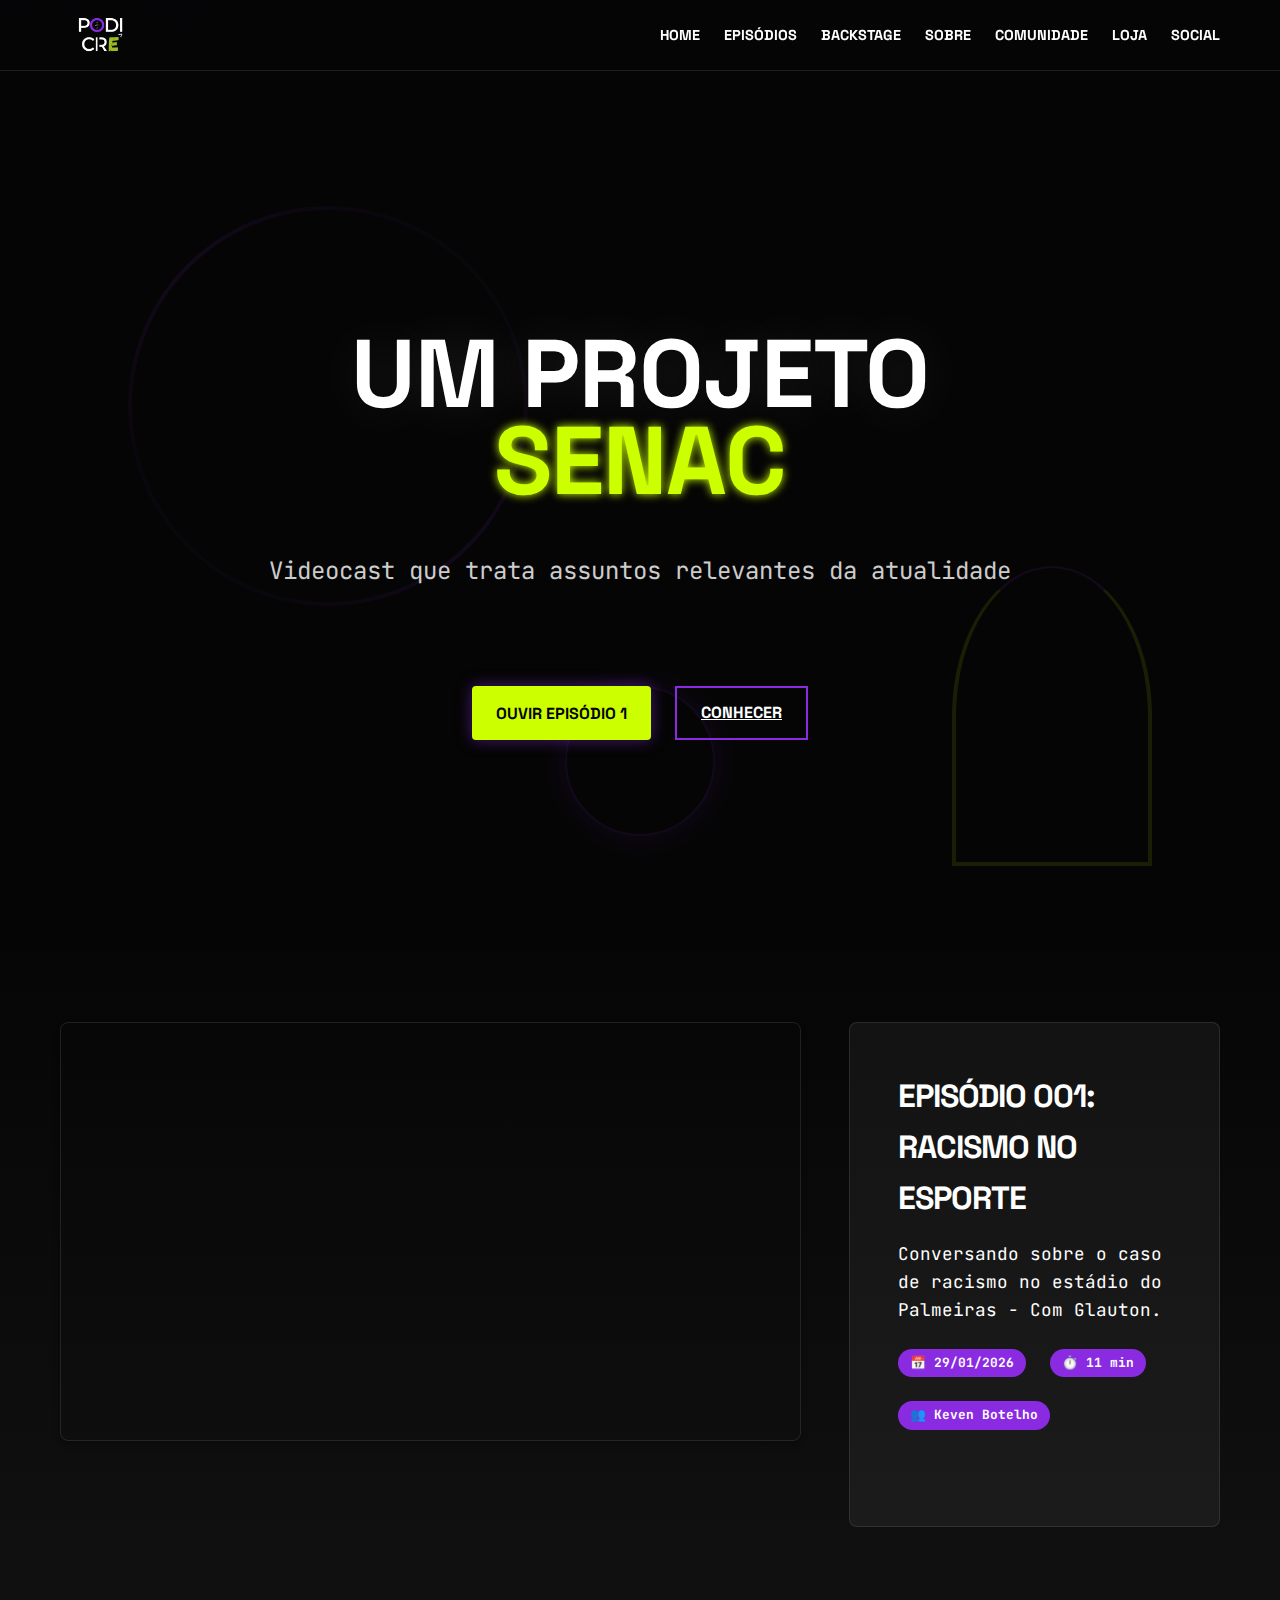
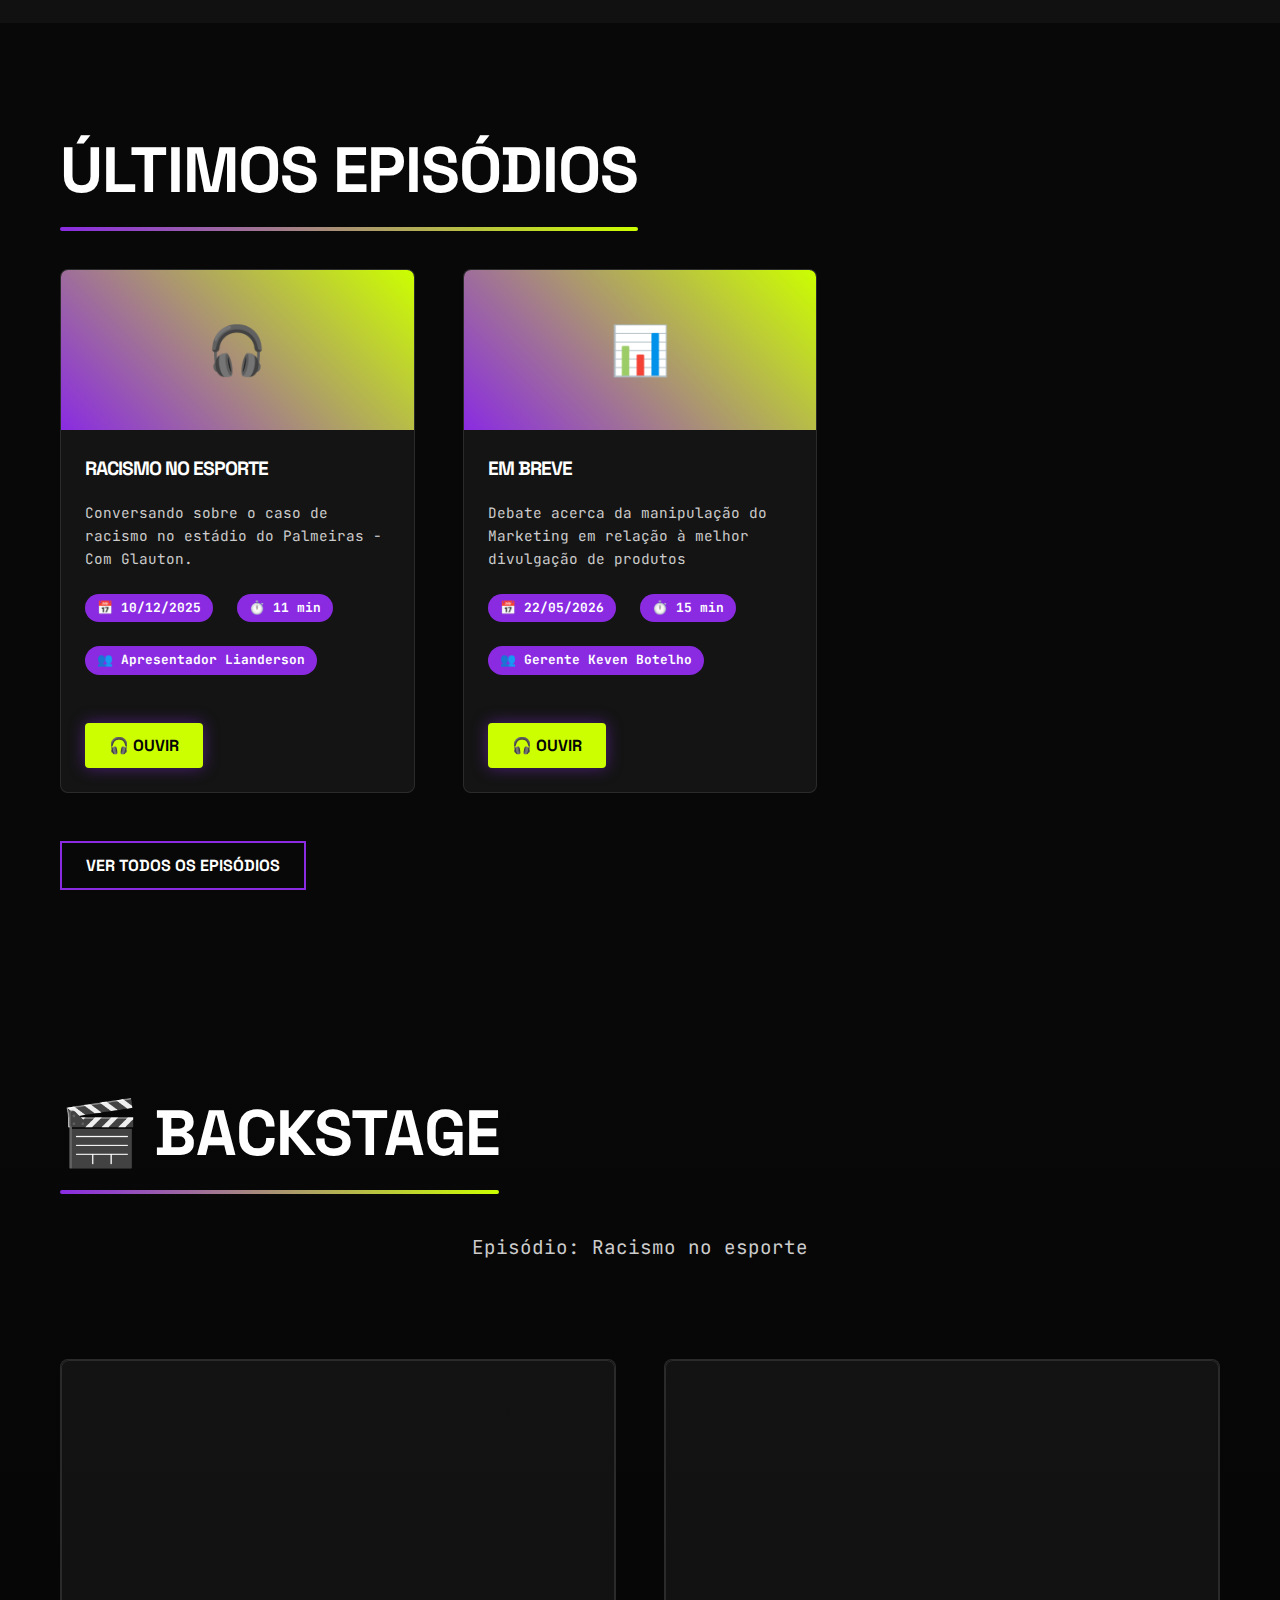
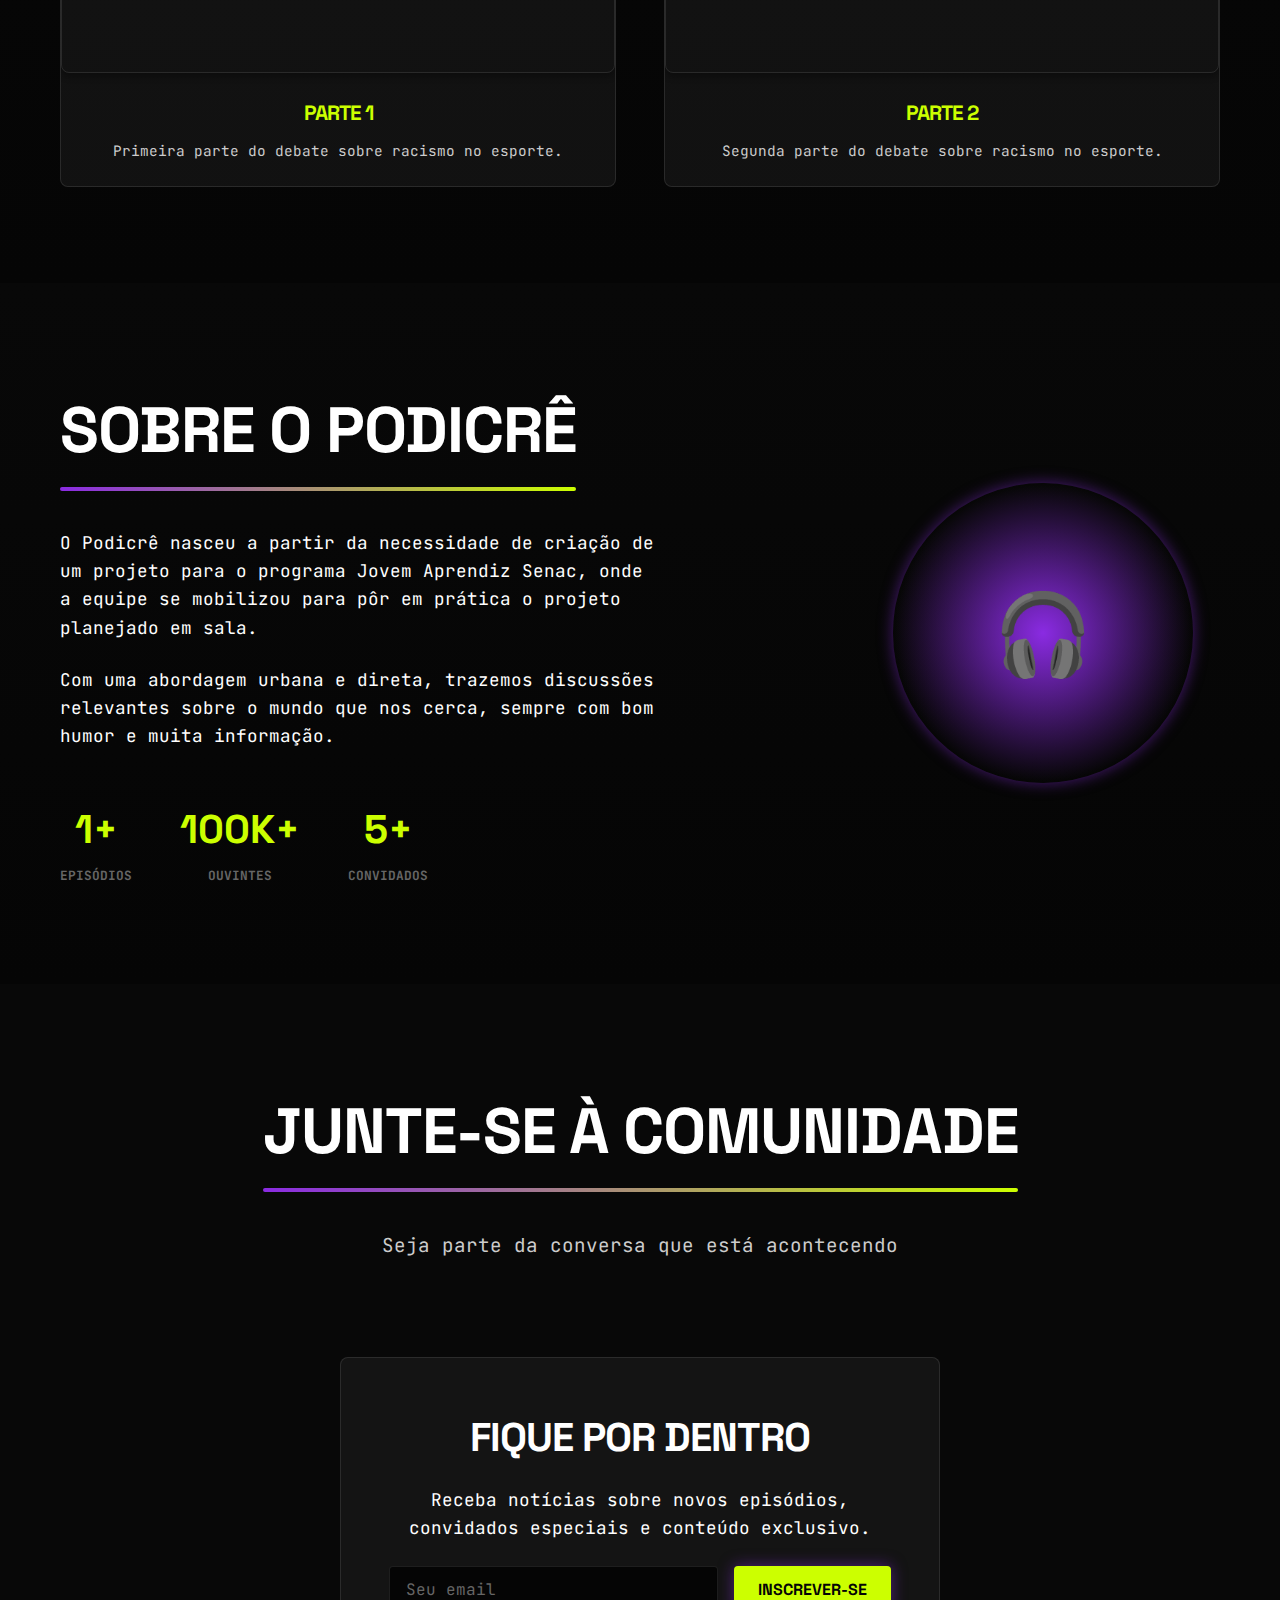
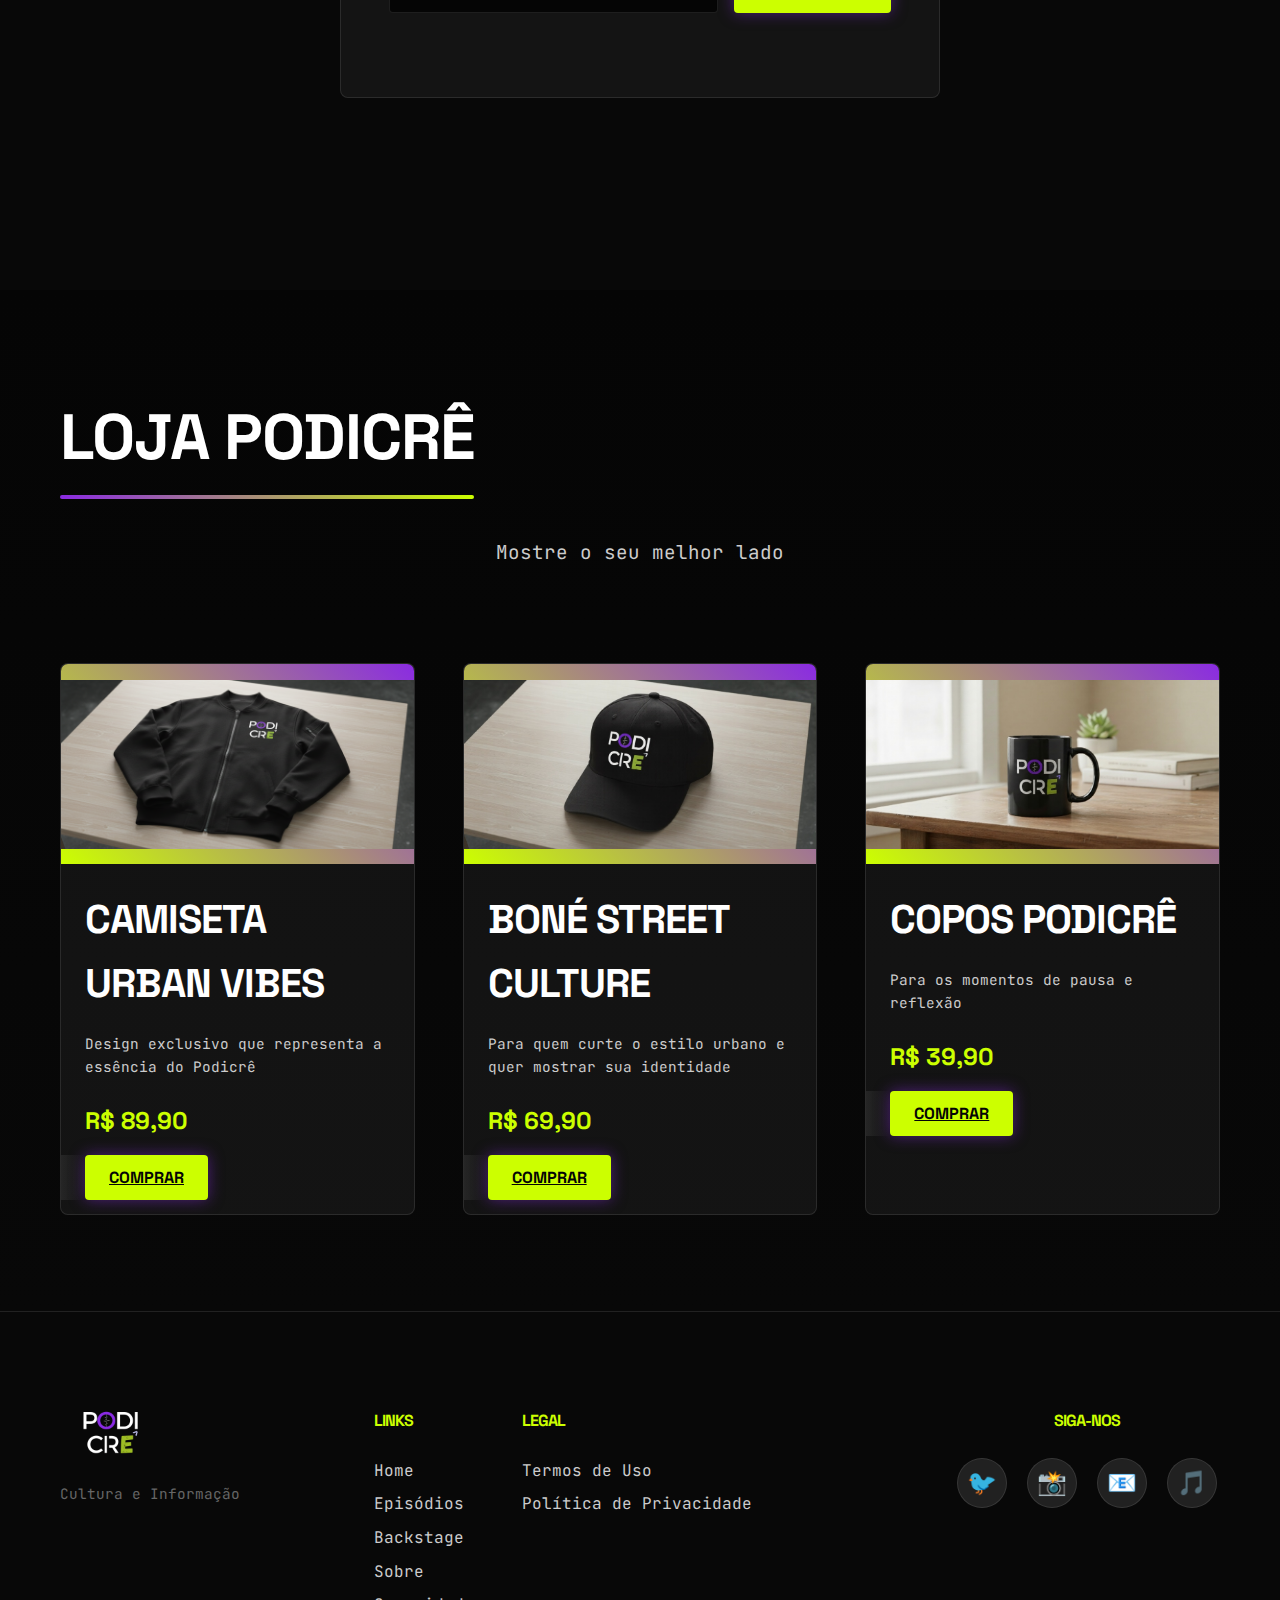
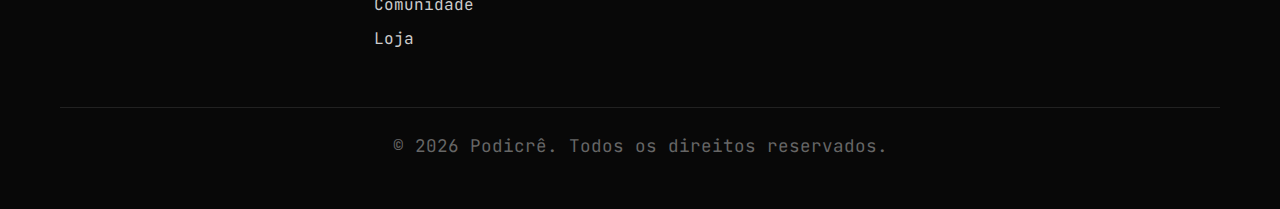
<file: index.html>
<!DOCTYPE html>
<html lang="pt-BR">
<head>
    <meta charset="UTF-8">
    <meta name="viewport" content="width=device-width, initial-scale=1.0, viewport-fit=cover">
    <title>Podicrê - Um projeto SENAC</title>
    <meta name="description" content="Videocast que mistura cultura, tecnologia e entretenimento com uma vibe urbana e autêntica.">
    <meta name="keywords" content="podcast, videocast, cultura, tecnologia, entretenimento, urbano">
    
    <!-- Google Fonts -->
    <link rel="preconnect" href="https://fonts.googleapis.com">
    <link rel="preconnect" href="https://fonts.gstatic.com" crossorigin>
    <link href="https://fonts.googleapis.com/css2?family=Space+Grotesk:wght@400;700;900&family=JetBrains+Mono:wght@400;700&display=swap" rel="stylesheet">
    
    <!-- Favicon -->
    <link rel="icon" href="images/LOGO-FAVICON.png" type="image/png">
    <link rel="apple-touch-icon" href="images/LOGO-FAVICON.png">
    
    <!-- Open Graph / Facebook -->
    <meta property="og:type" content="website">
    <meta property="og:url" content="https://kevenbotelho.github.io/podicre/">
    <meta property="og:title" content="Podicrê - Hub de Cultura">
    <meta property="og:description" content="Videocast que mistura cultura, tecnologia e entretenimento com uma vibe urbana e autêntica.">
    <meta property="og:image" content="https://kevenbotelho.github.io/podicre/assets/og-image.jpg">
    
    <!-- Twitter -->
    <meta property="twitter:card" content="summary_large_image">
    <meta property="twitter:url" content="https://kevenbotelho.github.io/podicre/">
    <meta property="twitter:title" content="Podicrê - Hub de Cultura">
    <meta property="twitter:description" content="Videocast que mistura cultura, tecnologia e entretenimento com uma vibe urbana e autêntica.">
    <meta property="twitter:image" content="https://kevenbotelho.github.io/podicre/assets/og-image.jpg">
    
    <link rel="stylesheet" href="style.css">
    
    <style>
        /* Estilos para centralizar a div social-icons */
        .footer-social {
            text-align: center;
        }
        
        .social-icons {
            display: flex;
            justify-content: center;
            align-items: center;
            gap: 20px;
            margin: 0 auto;
            max-width: 300px;
        }
        
        .social-icons a {
            display: inline-flex;
            align-items: center;
            justify-content: center;
            width: 50px;
            height: 50px;
            background: rgba(255, 255, 255, 0.1);
            border: 1px solid var(--border-color);
            border-radius: 50%;
            font-size: 1.5rem;
            transition: all 0.3s ease;
            text-decoration: none;
        }
        
        .social-icons a:hover {
            background: var(--primary-color);
            transform: translateY(-2px);
            border-color: var(--primary-color);
        }
    </style>
</head>
<body>
    <!-- Audio Player Sticky -->
    <div id="audio-player" class="audio-player hidden">
        <div class="audio-content">
            <div class="audio-info">
                <div class="audio-title">Podicrê - Episódio 001</div>
                <div class="audio-artist">Com Glauton</div>
            </div>
            <div class="audio-controls">
                <button id="audio-play-pause" class="audio-btn">▶</button>
                <input type="range" id="audio-progress" min="0" max="100" value="0" class="audio-slider">
                <span id="audio-time">00:00</span>
            </div>
        </div>
    </div>

    <!-- Header -->
    <header class="header">
        <div class="container">
            <div class="logo">
                <a href="#home">
                    <img src="images/logo-completa.png" alt="Podicrê" class="logo-img">
                </a>
            </div>
            <nav class="nav">
                <ul>
                    <li><a href="#home">Home</a></li>
                    <li><a href="#episodes">Episódios</a></li>
                    <li><a href="#backstage">Backstage</a></li>
                    <li><a href="#about">Sobre</a></li>
                    <li><a href="#community">Comunidade</a></li>
                    <li><a href="#store">Loja</a></li>
                    <li><a href="redes-sociais.html">Social</a></li>
                </ul>
            </nav>
            <div class="mobile-menu-toggle" id="mobile-menu-toggle">
                <span></span>
                <span></span>
                <span></span>
            </div>
        </div>
    </header>

    <!-- Mobile Menu -->
    <div class="mobile-menu hidden" id="mobile-menu">
        <ul>
            <li><a href="#home">Home</a></li>
            <li><a href="#episodes">Episódios</a></li>
            <li><a href="#backstage">Backstage</a></li>
            <li><a href="#about">Sobre</a></li>
            <li><a href="#community">Comunidade</a></li>
            <li><a href="#store">Loja</a></li>
            <li><a href="redes-sociais.html">Social</a></li>
        </ul>
    </div>

    <!-- Main Content -->
    <main>
        <!-- Hero Section -->
        <section id="home" class="hero">
            <div class="hero-content">
                <h1 class="hero-title">Um projeto <span class="highlight">SENAC</span></h1>
                <p class="hero-subtitle">Videocast que trata assuntos relevantes da atualidade</p>
                <div class="hero-actions">
                    <button class="btn-primary" onclick="scrollToVideo()">Ouvir Episódio 1</button>
                    <a href="#about" class="btn-secondary">Conhecer</a>
                </div>
            </div>
            
            <!-- 3D Background Elements -->
            <div class="bg-3d">
                <div class="torus"></div>
                <div class="cylinder"></div>
                <div class="sphere"></div>
            </div>
        </section>

        <!-- Video Player Section -->
        <section class="video-section">
            <div class="container">
                <div class="video-container">
                    <div class="video-wrapper">
                        <!-- Google Drive Video Embed -->
                        <iframe 
                            width="100%" 
                            height="100%" 
                            src="https://drive.google.com/file/d/1Iir5Wmx6jFPEdMOFnea1eq7lahz_1FHf/preview" 
                            title="Podicrê - Episódio 001" 
                            frameborder="0" 
                            allowfullscreen>
                        </iframe>
                    </div>
                    <div class="video-info">
                        <h2>Episódio 001: Racismo no esporte</h2>
                        <p>Conversando sobre o caso de racismo no estádio do Palmeiras - Com Glauton.</p>
                        <div class="episode-meta">
                            <span class="meta-item">📅 29/01/2026</span>
                            <span class="meta-item">⏱️ 11 min</span>
                            <span class="meta-item">👥 Keven Botelho</span>
                        </div>
                    </div>
                </div>
            </div>
        </section>

        <!-- Episodes Grid -->
        <section id="episodes" class="episodes">
            <div class="container">
                <h2 class="section-title">Últimos Episódios</h2>
                <div class="episodes-grid">
                    <!-- Episode Cards will be generated by JavaScript -->
                </div>
                <div class="episodes-actions">
                    <button class="btn-secondary">Ver Todos os Episódios</button>
                </div>
            </div>
        </section>

        <!-- Backstage Section -->
        <section id="backstage" class="backstage">
            <div class="container">
                <h2 class="section-title">🎬 Backstage</h2>
                <p class="backstage-subtitle">Episódio: Racismo no esporte</p>
                
                <div class="backstage-grid">
                    <!-- Video 1 - Parte 1 -->
                    <div class="backstage-video">
                        <div class="video-wrapper">
                            <iframe 
                                width="100%" 
                                height="100%" 
                                src="https://drive.google.com/file/d/1CDeGRcljaky0XsPHOTnAufiJIuTStHsC/preview" 
                                title="Backstage - Racismo no Esporte - Parte 1" 
                                frameborder="0" 
                                allowfullscreen>
                            </iframe>
                        </div>
                        <div class="backstage-video-info">
                            <h3>Parte 1</h3>
                            <p>Primeira parte do debate sobre racismo no esporte.</p>
                        </div>
                    </div>
                    
                    <!-- Video 2 - Parte 2 -->
                    <div class="backstage-video">
                        <div class="video-wrapper">
                            <iframe 
                                width="100%" 
                                height="100%" 
                                src="https://drive.google.com/file/d/1KWVNyCHj1KmwBKgjZacMxpKoFP7QhmiS/preview" 
                                title="Backstage - Racismo no Esporte - Parte 2" 
                                frameborder="0" 
                                allowfullscreen>
                            </iframe>
                        </div>
                        <div class="backstage-video-info">
                            <h3>Parte 2</h3>
                            <p>Segunda parte do debate sobre racismo no esporte.</p>
                        </div>
                    </div>
                </div>
            </div>
        </section>

        <!-- About Section -->
        <section id="about" class="about">
            <div class="container">
                <div class="about-content">
                    <div class="about-text">
                        <h2 class="section-title">Sobre o Podicrê</h2>
                        <p>O Podicrê nasceu a partir da necessidade de criação de um projeto para o programa Jovem Aprendiz Senac, onde a equipe se mobilizou para pôr em prática o projeto planejado em sala.</p>
                        <p>Com uma abordagem urbana e direta, trazemos discussões relevantes sobre o mundo que nos cerca, sempre com bom humor e muita informação.</p>
                        <div class="about-stats">
                            <div class="stat">
                                <span class="stat-number">1+</span>
                                <span class="stat-label">Episódios</span>
                            </div>
                            <div class="stat">
                                <span class="stat-number">100K+</span>
                                <span class="stat-label">Ouvintes</span>
                            </div>
                            <div class="stat">
                                <span class="stat-number">5+</span>
                                <span class="stat-label">Convidados</span>
                            </div>
                        </div>
                    </div>
                    <div class="about-image hidden-mobile">
                        <div class="image-placeholder">
                            <span>🎧</span>
                        </div>
                    </div>
                </div>
            </div>
        </section>

        <!-- Community Section -->
        <section id="community" class="community">
            <div class="container">
                <h2 class="section-title">Junte-se à Comunidade</h2>
                <p class="community-subtitle">Seja parte da conversa que está acontecendo</p>
                
                <!-- Newsletter Signup -->
                <div class="newsletter">
                    <div class="newsletter-content">
                        <h3>Fique por dentro</h3>
                        <p>Receba notícias sobre novos episódios, convidados especiais e conteúdo exclusivo.</p>
                        <form id="newsletter-form" class="newsletter-form">
                            <input type="email" id="email" placeholder="Seu email" required>
                            <button type="submit" class="btn-primary">Inscrever-se</button>
                        </form>
                        <div id="newsletter-message" class="newsletter-message"></div>
                    </div>
                </div>
            </div>
        </section>

        <!-- Store Section -->
        <section id="store" class="store">
            <div class="container">
                <h2 class="section-title">Loja Podicrê</h2>
                <p class="store-subtitle">Mostre o seu melhor lado</p>
                
                <div class="products-grid">
                    <!-- Product Cards -->
                    <div class="product-card">
                        <div class="product-image">
                            <img src="images/produto-casaco.png" alt="Camiseta Urban Vibes" class="product-img">
                        </div>
                        <div class="product-info">
                            <h3>Camiseta Urban Vibes</h3>
                            <p>Design exclusivo que representa a essência do Podicrê</p>
                            <div class="product-price">R$ 89,90</div>
                            <a href="checkout.html" class="btn-primary product-btn">Comprar</a>
                        </div>
                    </div>
                    
                    <div class="product-card">
                        <div class="product-image">
                            <img src="images/PRODUTOS_BONE.jpeg" alt="Boné Street Culture" class="product-img">
                        </div>
                        <div class="product-info">
                            <h3>Boné Street Culture</h3>
                            <p>Para quem curte o estilo urbano e quer mostrar sua identidade</p>
                            <div class="product-price">R$ 69,90</div>
                            <a href="checkout.html" class="btn-primary product-btn">Comprar</a>
                        </div>
                    </div>
                    
                    <div class="product-card">
                        <div class="product-image">
                            <img src="images/PRODUTOS_CANECA.jpeg" alt="Copos Podicrê" class="product-img">
                        </div>
                        <div class="product-info">
                            <h3>Copos Podicrê</h3>
                            <p>Para os momentos de pausa e reflexão</p>
                            <div class="product-price">R$ 39,90</div>
                            <a href="checkout.html" class="btn-primary product-btn">Comprar</a>
                        </div>
                    </div>
                </div>
            </div>
        </section>
    </main>

    <!-- Footer -->
    <footer class="footer">
        <div class="container">
            <div class="footer-content">
                <div class="footer-logo">
                    <a href="#home">
                        <img src="images/logo-completa.png" alt="Podicrê" class="logo-img-footer">
                    </a>
                    <p>Cultura e Informação</p>
                </div>
                <div class="footer-links">
                    <div class="footer-section">
                        <h4>Links</h4>
                        <ul>
                            <li><a href="#home">Home</a></li>
                            <li><a href="#episodes">Episódios</a></li>
                            <li><a href="#backstage">Backstage</a></li>
                            <li><a href="#about">Sobre</a></li>
                            <li><a href="#community">Comunidade</a></li>
                            <li><a href="#store">Loja</a></li>
                        </ul>
                    </div>
                    <div class="footer-section">
                        <h4>Legal</h4>
                        <ul>
                            <li><a href="#">Termos de Uso</a></li>
                            <li><a href="#">Política de Privacidade</a></li>
                        </ul>
                    </div>
                </div>
                <div class="footer-social">
                    <h4>Siga-nos</h4>
                    <div class="social-icons">
                        <a href="redes-sociais.html" aria-label="Twitter">🐦</a>
                        <a href="redes-sociais.html" aria-label="Instagram">📸</a>
                        <a href="redes-sociais.html" aria-label="Email">📧</a>
                        <a href="redes-sociais.html" aria-label="Spotify">🎵</a>
                    </div>
                </div>
            </div>
            <div class="footer-bottom">
                <p>&copy; 2026 Podicrê. Todos os direitos reservados.</p>
            </div>
        </div>
    </footer>

    <script src="script.js"></script>
</body>
</html>
</file>
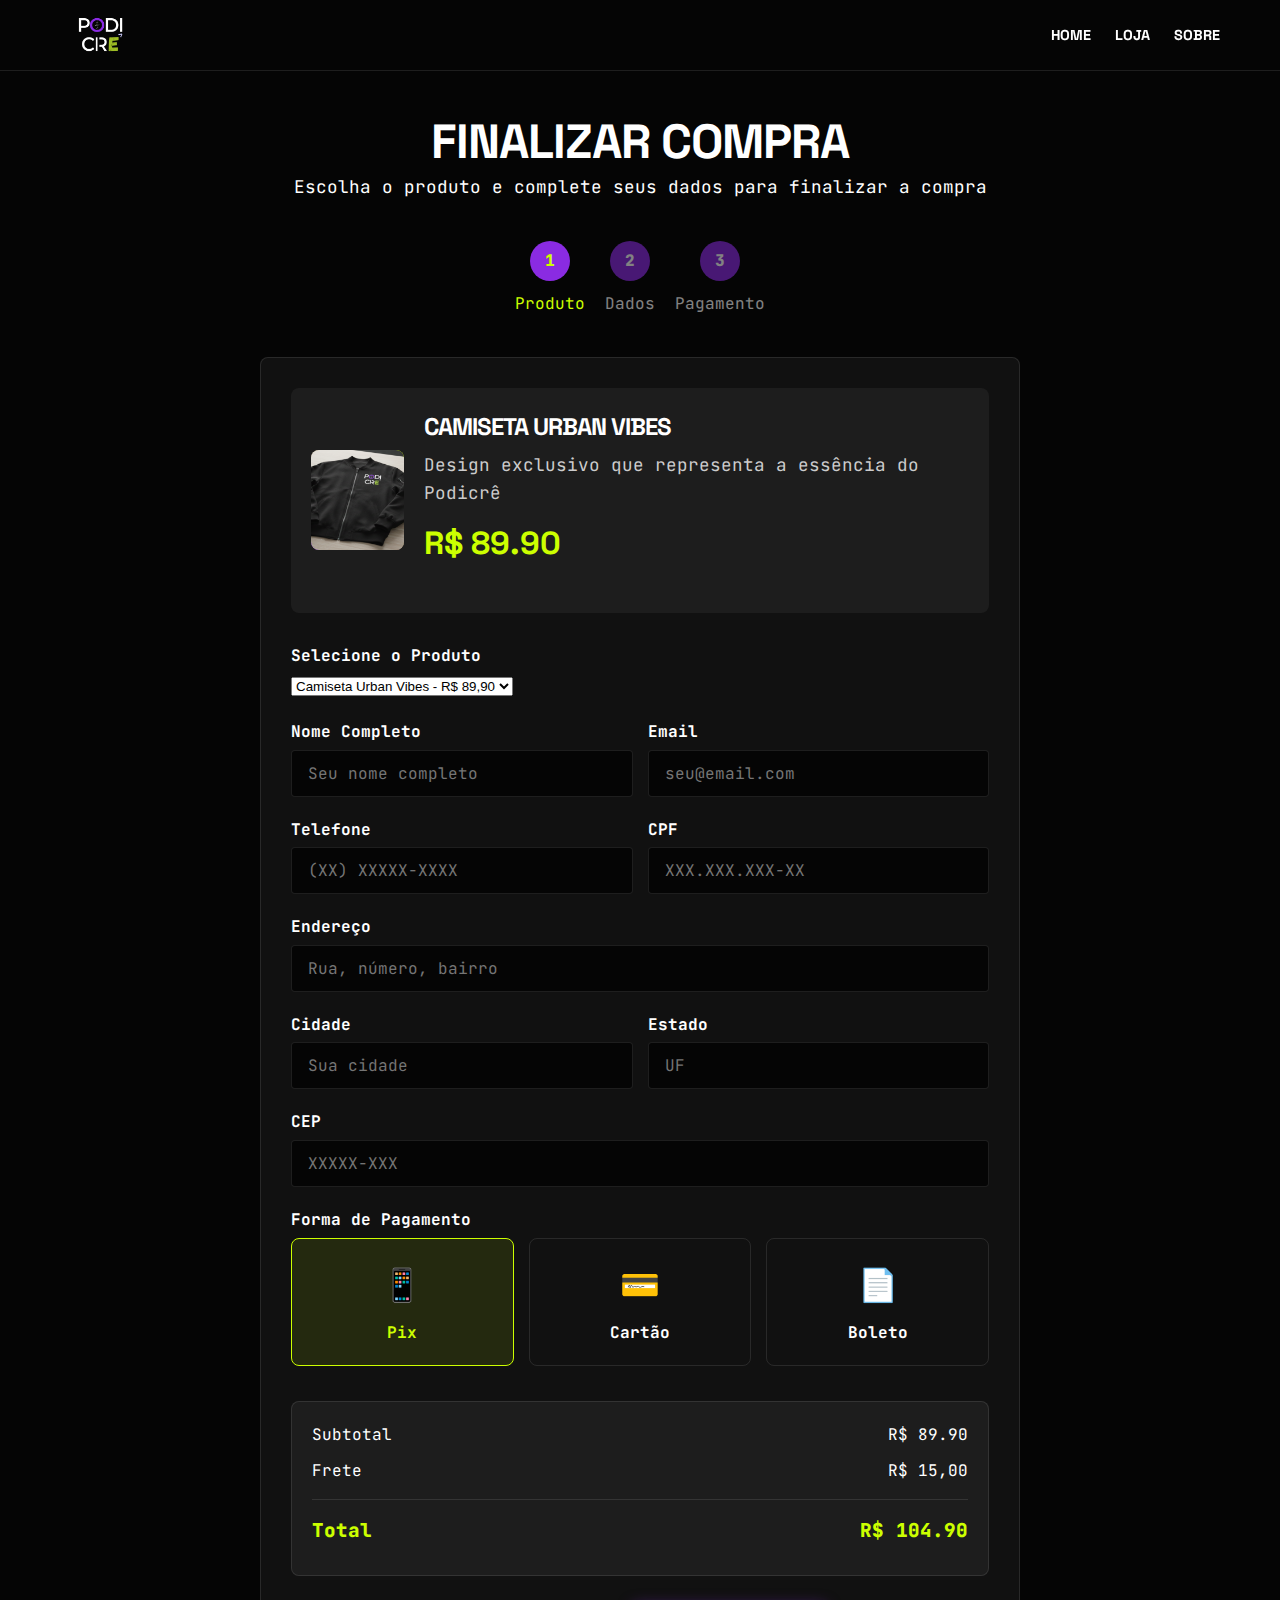
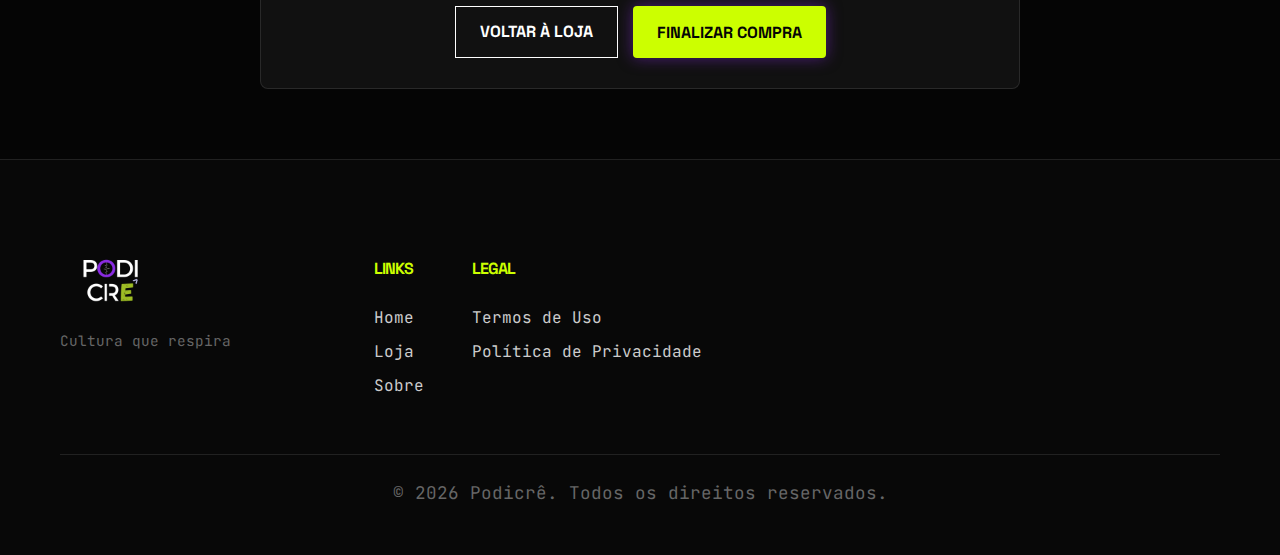
<file: checkout.html>
<!DOCTYPE html>
<html lang="pt-BR">
<head>
    <meta charset="UTF-8">
    <meta name="viewport" content="width=device-width, initial-scale=1.0">
    <title>Checkout - Podicrê</title>
    <meta name="description" content="Finalize sua compra de produtos Podicrê">
    
    <!-- Favicon -->
    <link rel="icon" href="images/LOGO-FAVICON.png" type="image/png">
    <link rel="apple-touch-icon" href="images/LOGO-FAVICON.png">
    
    <link rel="preconnect" href="https://fonts.googleapis.com">
    <link rel="preconnect" href="https://fonts.gstatic.com" crossorigin>
    <link href="https://fonts.googleapis.com/css2?family=Space+Grotesk:wght@400;700;900&family=JetBrains+Mono:wght@400;700&display=swap" rel="stylesheet">
    <link rel="stylesheet" href="style.css">
    <style>
        /* Estilos específicos para a página de checkout */
        .checkout-container {
            max-width: 800px;
            margin: 0 auto;
            padding: 120px 20px 40px 20px; /* Aumentado padding-top para 120px */
        }
        
        .checkout-header {
            text-align: center;
            margin-bottom: 40px;
        }
        
        .checkout-header h1 {
            font-size: 3rem;
            margin-bottom: 10px;
        }
        
        .checkout-steps {
            display: flex;
            justify-content: center;
            margin-bottom: 40px;
            gap: 20px;
        }
        
        .step {
            text-align: center;
            opacity: 0.5;
            transition: opacity 0.3s ease;
        }
        
        .step.active {
            opacity: 1;
            color: var(--secondary-color);
        }
        
        .step-number {
            display: inline-block;
            width: 40px;
            height: 40px;
            background: var(--primary-color);
            border-radius: 50%;
            line-height: 40px;
            font-weight: 900;
            margin-bottom: 10px;
        }
        
        .checkout-content {
            background: rgba(255, 255, 255, 0.05);
            border: 1px solid var(--border-color);
            border-radius: 8px;
            padding: 30px;
            margin-bottom: 30px;
        }
        
        .product-summary {
            display: flex;
            align-items: center;
            gap: 20px;
            margin-bottom: 30px;
            padding: 20px;
            background: rgba(255, 255, 255, 0.05);
            border-radius: 8px;
        }
        
        .product-image {
            width: 100px;
            height: 100px;
            background: linear-gradient(45deg, var(--primary-color), var(--secondary-color));
            border-radius: 8px;
            display: flex;
            align-items: center;
            justify-content: center;
            font-size: 3rem;
        }
        
        .product-details h3 {
            font-size: 1.5rem;
            margin-bottom: 5px;
        }
        
        .product-details p {
            color: #ccc;
            margin-bottom: 10px;
        }
        
        .product-price {
            font-size: 2rem;
            font-weight: 900;
            color: var(--secondary-color);
            font-family: var(--font-title);
        }
        
        .form-group {
            margin-bottom: 20px;
        }
        
        .form-group label {
            display: block;
            margin-bottom: 5px;
            font-weight: 700;
        }
        
        .form-group input {
            width: 100%;
            padding: 12px 16px;
            background: var(--bg-color);
            border: 1px solid var(--border-color);
            color: var(--text-color);
            font-family: var(--font-body);
            border-radius: 4px;
            font-size: 1rem;
        }
        
        .form-group input:focus {
            outline: none;
            border-color: var(--primary-color);
        }
        
        .form-row {
            display: grid;
            grid-template-columns: 1fr 1fr;
            gap: 15px;
        }
        
        .payment-methods {
            display: grid;
            grid-template-columns: repeat(3, 1fr);
            gap: 15px;
            margin-bottom: 30px;
        }
        
        .payment-method {
            border: 1px solid var(--border-color);
            border-radius: 8px;
            padding: 20px;
            text-align: center;
            cursor: pointer;
            transition: all 0.3s ease;
        }
        
        .payment-method:hover {
            border-color: var(--primary-color);
            background: rgba(138, 43, 226, 0.1);
        }
        
        .payment-method.active {
            border-color: var(--secondary-color);
            background: rgba(204, 255, 0, 0.1);
            color: var(--secondary-color);
        }
        
        .payment-method input {
            display: none;
        }
        
        .total-section {
            background: rgba(255, 255, 255, 0.05);
            border: 1px solid var(--border-color);
            border-radius: 8px;
            padding: 20px;
            margin-bottom: 30px;
        }
        
        .total-row {
            display: flex;
            justify-content: space-between;
            margin-bottom: 10px;
        }
        
        .total-row:last-child {
            margin-top: 15px;
            padding-top: 15px;
            border-top: 1px solid var(--border-color);
            font-size: 1.2rem;
            font-weight: 900;
            color: var(--secondary-color);
        }
        
        .checkout-actions {
            display: flex;
            gap: 15px;
            justify-content: center;
            flex-wrap: wrap;
        }
        
        .btn-back {
            background: transparent;
            border: 1px solid var(--text-color);
            color: var(--text-color);
            padding: 12px 24px;
            font-family: var(--font-title);
            font-weight: 700;
            font-size: 1rem;
            text-transform: uppercase;
            cursor: pointer;
            transition: all 0.3s ease;
            text-decoration: none;
            display: inline-block;
        }
        
        .btn-back:hover {
            background: var(--text-color);
            color: var(--bg-color);
        }
        
        .success-message {
            text-align: center;
            padding: 40px;
            background: rgba(204, 255, 0, 0.1);
            border: 1px solid var(--secondary-color);
            border-radius: 8px;
            display: none;
        }
        
        .success-icon {
            font-size: 4rem;
            margin-bottom: 20px;
        }
        
        @media (max-width: 768px) {
            .payment-methods {
                grid-template-columns: 1fr;
            }
            
            .form-row {
                grid-template-columns: 1fr;
            }
        }
    </style>
</head>
<body>
    <!-- Header -->
    <header class="header">
        <div class="container">
            <div class="logo">
                <a href="index.html">
                    <img src="images/logo-completa.png" alt="Podicrê" class="logo-img">
                </a>
            </div>
            <nav class="nav">
                <ul>
                    <li><a href="index.html">Home</a></li>
                    <li><a href="index.html#store">Loja</a></li>
                    <li><a href="index.html#about">Sobre</a></li>
                </ul>
            </nav>
            <div class="mobile-menu-toggle" id="mobile-menu-toggle">
                <span></span>
                <span></span>
                <span></span>
            </div>
        </div>
    </header>

    <!-- Mobile Menu -->
    <div class="mobile-menu hidden" id="mobile-menu">
        <ul>
            <li><a href="index.html">Home</a></li>
            <li><a href="index.html#store">Loja</a></li>
            <li><a href="index.html#about">Sobre</a></li>
        </ul>
    </div>

    <!-- Main Content -->
    <main>
        <div class="checkout-container">
            <div class="checkout-header">
                <h1>Finalizar Compra</h1>
                <p>Escolha o produto e complete seus dados para finalizar a compra</p>
            </div>

            <div class="checkout-steps">
                <div class="step active" id="step-1">
                    <div class="step-number">1</div>
                    <div>Produto</div>
                </div>
                <div class="step" id="step-2">
                    <div class="step-number">2</div>
                    <div>Dados</div>
                </div>
                <div class="step" id="step-3">
                    <div class="step-number">3</div>
                    <div>Pagamento</div>
                </div>
            </div>

            <!-- Formulário de Checkout -->
            <div class="checkout-content" id="checkout-form">
                <div class="product-summary">
                    <div class="product-image" id="product-image">👕</div>
                    <div class="product-details">
                        <h3 id="product-title">Camiseta Urban Vibes</h3>
                        <p id="product-desc">Design exclusivo que representa a essência do Podicrê</p>
                        <div class="product-price" id="product-price">R$ 89,90</div>
                    </div>
                </div>

                <form id="checkout-form-element">
                    <div class="form-group">
                        <label for="product-select">Selecione o Produto</label>
                        <select id="product-select" name="product" required>
                            <option value="camiseta">Camiseta Urban Vibes - R$ 89,90</option>
                            <option value="bone">Boné Street Culture - R$ 69,90</option>
                            <option value="copo">Copos Podicrê - R$ 39,90</option>
                        </select>
                    </div>

                    <div class="form-row">
                        <div class="form-group">
                            <label for="name">Nome Completo</label>
                            <input type="text" id="name" name="name" placeholder="Seu nome completo" required>
                        </div>
                        <div class="form-group">
                            <label for="email">Email</label>
                            <input type="email" id="email" name="email" placeholder="seu@email.com" required>
                        </div>
                    </div>

                    <div class="form-row">
                        <div class="form-group">
                            <label for="phone">Telefone</label>
                            <input type="tel" id="phone" name="phone" placeholder="(XX) XXXXX-XXXX" required>
                        </div>
                        <div class="form-group">
                            <label for="cpf">CPF</label>
                            <input type="text" id="cpf" name="cpf" placeholder="XXX.XXX.XXX-XX" required>
                        </div>
                    </div>

                    <div class="form-group">
                        <label for="address">Endereço</label>
                        <input type="text" id="address" name="address" placeholder="Rua, número, bairro" required>
                    </div>

                    <div class="form-row">
                        <div class="form-group">
                            <label for="city">Cidade</label>
                            <input type="text" id="city" name="city" placeholder="Sua cidade" required>
                        </div>
                        <div class="form-group">
                            <label for="state">Estado</label>
                            <input type="text" id="state" name="state" placeholder="UF" required>
                        </div>
                    </div>

                    <div class="form-group">
                        <label for="cep">CEP</label>
                        <input type="text" id="cep" name="cep" placeholder="XXXXX-XXX" required>
                    </div>

                    <div class="form-group">
                        <label>Forma de Pagamento</label>
                        <div class="payment-methods">
                            <label class="payment-method active">
                                <input type="radio" name="payment" value="pix" checked>
                                <div style="font-size: 2rem; margin-bottom: 10px;">📱</div>
                                <div>Pix</div>
                            </label>
                            <label class="payment-method">
                                <input type="radio" name="payment" value="credit">
                                <div style="font-size: 2rem; margin-bottom: 10px;">💳</div>
                                <div>Cartão</div>
                            </label>
                            <label class="payment-method">
                                <input type="radio" name="payment" value="boleto">
                                <div style="font-size: 2rem; margin-bottom: 10px;">📄</div>
                                <div>Boleto</div>
                            </label>
                        </div>
                    </div>

                    <div class="total-section">
                        <div class="total-row">
                            <span>Subtotal</span>
                            <span id="subtotal">R$ 89,90</span>
                        </div>
                        <div class="total-row">
                            <span>Frete</span>
                            <span id="shipping">R$ 15,00</span>
                        </div>
                        <div class="total-row">
                            <span>Total</span>
                            <span id="total">R$ 104,90</span>
                        </div>
                    </div>

                    <div class="checkout-actions">
                        <a href="index.html" class="btn-back">Voltar à Loja</a>
                        <button type="submit" class="btn-primary">Finalizar Compra</button>
                    </div>
                </form>
            </div>

            <!-- Mensagem de Sucesso -->
            <div class="success-message" id="success-message">
                <div class="success-icon">✅</div>
                <h2>Compra Realizada com Sucesso!</h2>
                <p>Obrigado por comprar no Podicrê! Em breve enviaremos um email com os detalhes da sua compra e instruções de pagamento.</p>
                <div style="margin-top: 30px;">
                    <a href="index.html" class="btn-primary">Voltar ao Início</a>
                </div>
            </div>
        </div>
    </main>

    <!-- Footer -->
    <footer class="footer">
        <div class="container">
            <div class="footer-content">
                <div class="footer-logo">
                    <a href="index.html">
                        <img src="images/logo-completa.png" alt="Podicrê" class="logo-img-footer">
                    </a>
                    <p>Cultura que respira</p>
                </div>
                <div class="footer-links">
                    <div class="footer-section">
                        <h4>Links</h4>
                        <ul>
                            <li><a href="index.html">Home</a></li>
                            <li><a href="index.html#store">Loja</a></li>
                            <li><a href="index.html#about">Sobre</a></li>
                        </ul>
                    </div>
                    <div class="footer-section">
                        <h4>Legal</h4>
                        <ul>
                            <li><a href="#">Termos de Uso</a></li>
                            <li><a href="#">Política de Privacidade</a></li>
                        </ul>
                    </div>
                </div>
            </div>
            <div class="footer-bottom">
                <p>&copy; 2026 Podicrê. Todos os direitos reservados.</p>
            </div>
        </div>
    </footer>

    <script>
        // Dados dos produtos
        const products = {
            camiseta: { name: 'Camiseta Urban Vibes', desc: 'Design exclusivo que representa a essência do Podicrê', price: 89.90, image: 'images/produto-casaco.png' },
            bone: { name: 'Boné Street Culture', desc: 'Para quem curte o estilo urbano e quer mostrar sua identidade', price: 69.90, image: 'images/PRODUTOS_BONE.jpeg' },
            copo: { name: 'Copos Podicrê', desc: 'Para os momentos de pausa e reflexão', price: 39.90, image: 'images/PRODUTOS_CANECA.jpeg' }
        };

        // Elementos DOM
        const productSelect = document.getElementById('product-select');
        const productImage = document.getElementById('product-image');
        const productTitle = document.getElementById('product-title');
        const productDesc = document.getElementById('product-desc');
        const productPrice = document.getElementById('product-price');
        const subtotal = document.getElementById('subtotal');
        const total = document.getElementById('total');
        const checkoutForm = document.getElementById('checkout-form-element');
        const successMessage = document.getElementById('success-message');
        const checkoutFormContainer = document.getElementById('checkout-form');
        
        // Elementos do Mobile Menu
        const mobileMenuToggle = document.getElementById('mobile-menu-toggle');
        const mobileMenu = document.getElementById('mobile-menu');

        // Inicializa o app
        document.addEventListener('DOMContentLoaded', () => {
            initMobileMenu();
            initHeaderScroll();
        });

        // Mobile Menu Toggle
        function initMobileMenu() {
            if (mobileMenuToggle && mobileMenu) {
                mobileMenuToggle.addEventListener('click', () => {
                    // Garantir que o menu esteja visível
                    mobileMenu.classList.toggle('active');
                    mobileMenu.classList.toggle('hidden');
                    mobileMenuToggle.classList.toggle('active');
                    
                    // Animação suave para o menu toggle
                    const spans = mobileMenuToggle.querySelectorAll('span');
                    if (mobileMenu.classList.contains('active')) {
                        spans[0].style.transform = 'rotate(45deg) translate(5px, 5px)';
                        spans[1].style.opacity = '0';
                        spans[2].style.transform = 'rotate(-45deg) translate(7px, -6px)';
                    } else {
                        spans[0].style.transform = 'none';
                        spans[1].style.opacity = '1';
                        spans[2].style.transform = 'none';
                    }
                });

                // Close menu when clicking on links
                const menuLinks = mobileMenu.querySelectorAll('a');
                menuLinks.forEach(link => {
                    link.addEventListener('click', () => {
                        mobileMenu.classList.remove('active');
                        mobileMenu.classList.add('hidden');
                        mobileMenuToggle.classList.remove('active');
                        
                        // Resetar animação do toggle
                        const spans = mobileMenuToggle.querySelectorAll('span');
                        spans[0].style.transform = 'none';
                        spans[1].style.opacity = '1';
                        spans[2].style.transform = 'none';
                    });
                });
            }
        }

        // Header Scroll Effect
        function initHeaderScroll() {
            const header = document.querySelector('.header');
            
            if (header) {
                window.addEventListener('scroll', () => {
                    if (window.scrollY > 100) {
                        header.classList.add('scrolled');
                    } else {
                        header.classList.remove('scrolled');
                    }
                });
            }
        }

        // Atualiza informações do produto
        function updateProductInfo(productId) {
            const product = products[productId];
            productImage.innerHTML = `<img src="${product.image}" alt="${product.name}" style="width: 100px; height: 100px; object-fit: cover; border-radius: 8px;">`;
            productTitle.textContent = product.name;
            productDesc.textContent = product.desc;
            productPrice.textContent = `R$ ${product.price.toFixed(2)}`;
            subtotal.textContent = `R$ ${product.price.toFixed(2)}`;
            
            // Atualiza total (subtotal + frete)
            const shipping = 15.00;
            const newTotal = product.price + shipping;
            total.textContent = `R$ ${newTotal.toFixed(2)}`;
        }

        // Evento de mudança de produto
        productSelect.addEventListener('change', (e) => {
            updateProductInfo(e.target.value);
        });

        // Evento de clique nos métodos de pagamento
        document.querySelectorAll('.payment-method').forEach(method => {
            method.addEventListener('click', () => {
                document.querySelectorAll('.payment-method').forEach(m => m.classList.remove('active'));
                method.classList.add('active');
            });
        });

        // Formulário de checkout
        checkoutForm.addEventListener('submit', (e) => {
            e.preventDefault();
            
            // Simula processamento de pagamento
            checkoutFormContainer.style.display = 'none';
            successMessage.style.display = 'block';
            
            // Scroll para o topo
            window.scrollTo({ top: 0, behavior: 'smooth' });
        });

        // Inicializa com o primeiro produto
        updateProductInfo('camiseta');
    </script>
</body>
</html>
</file>
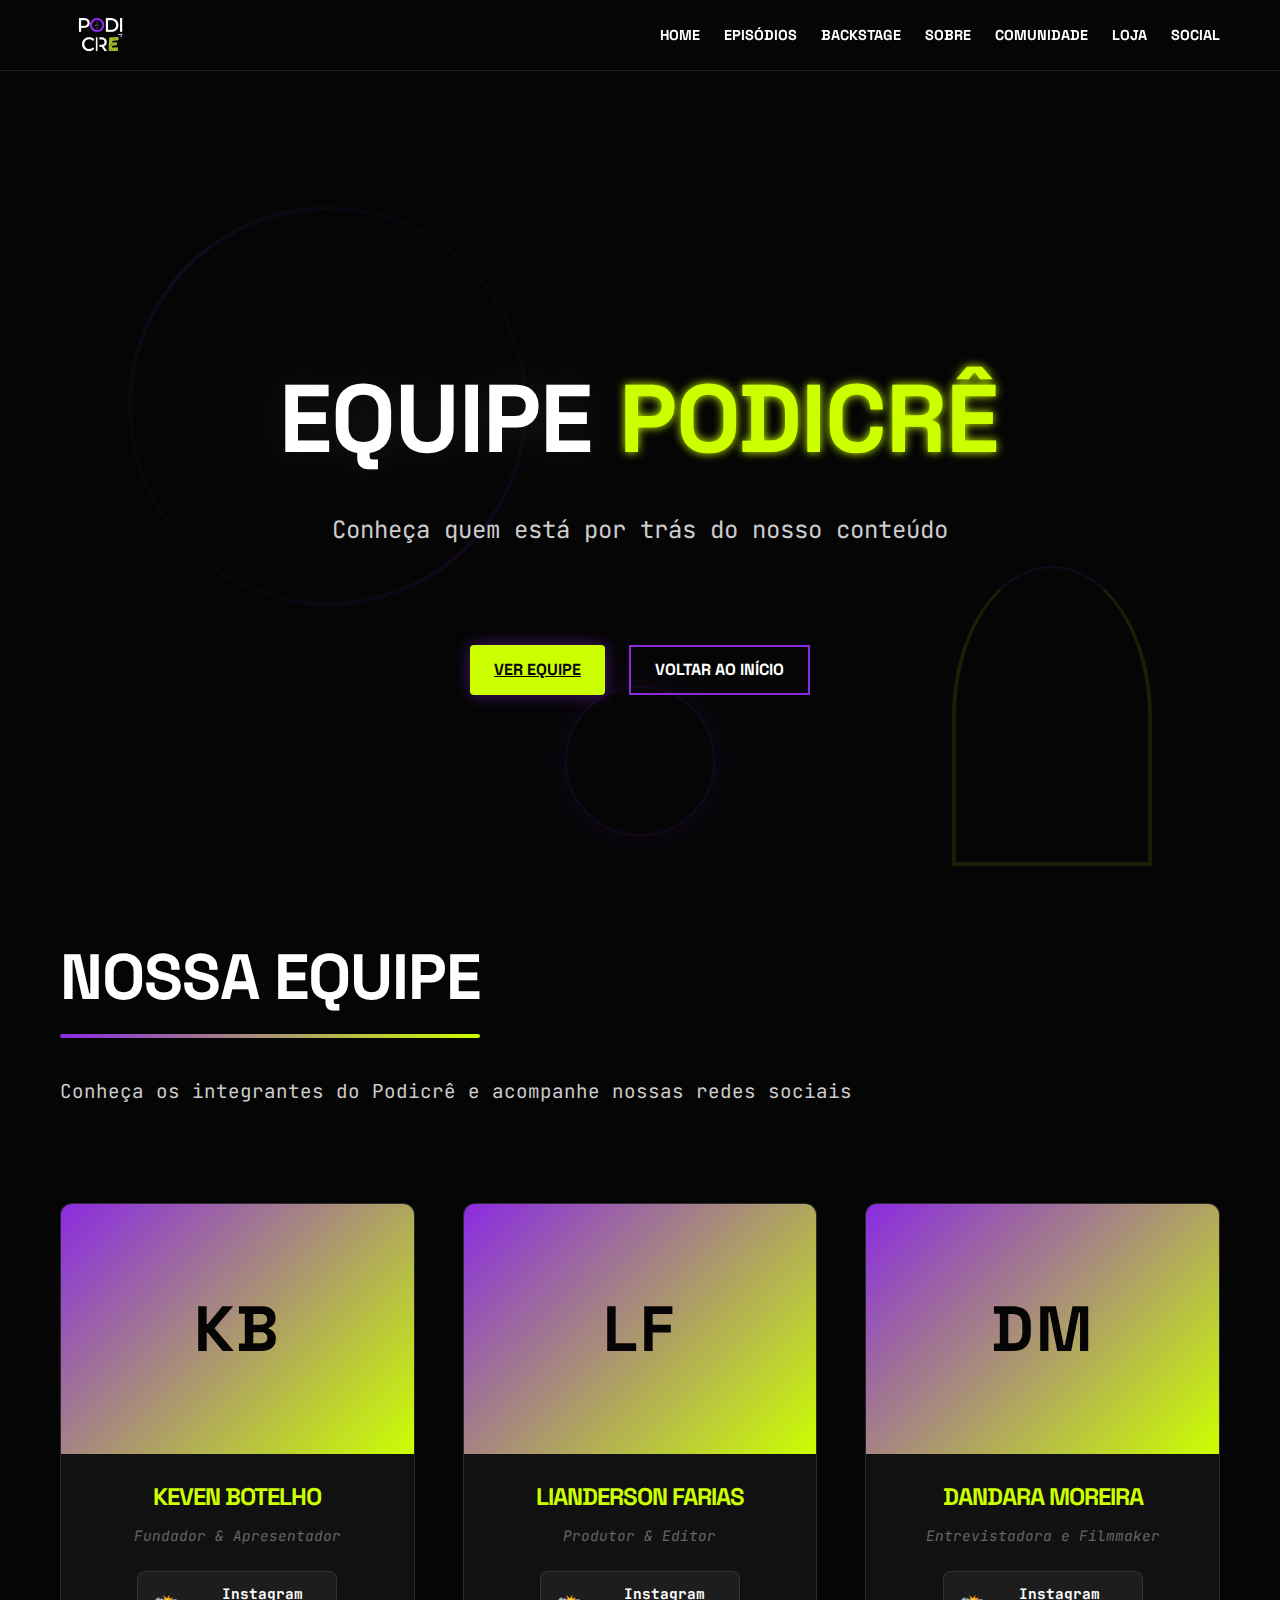
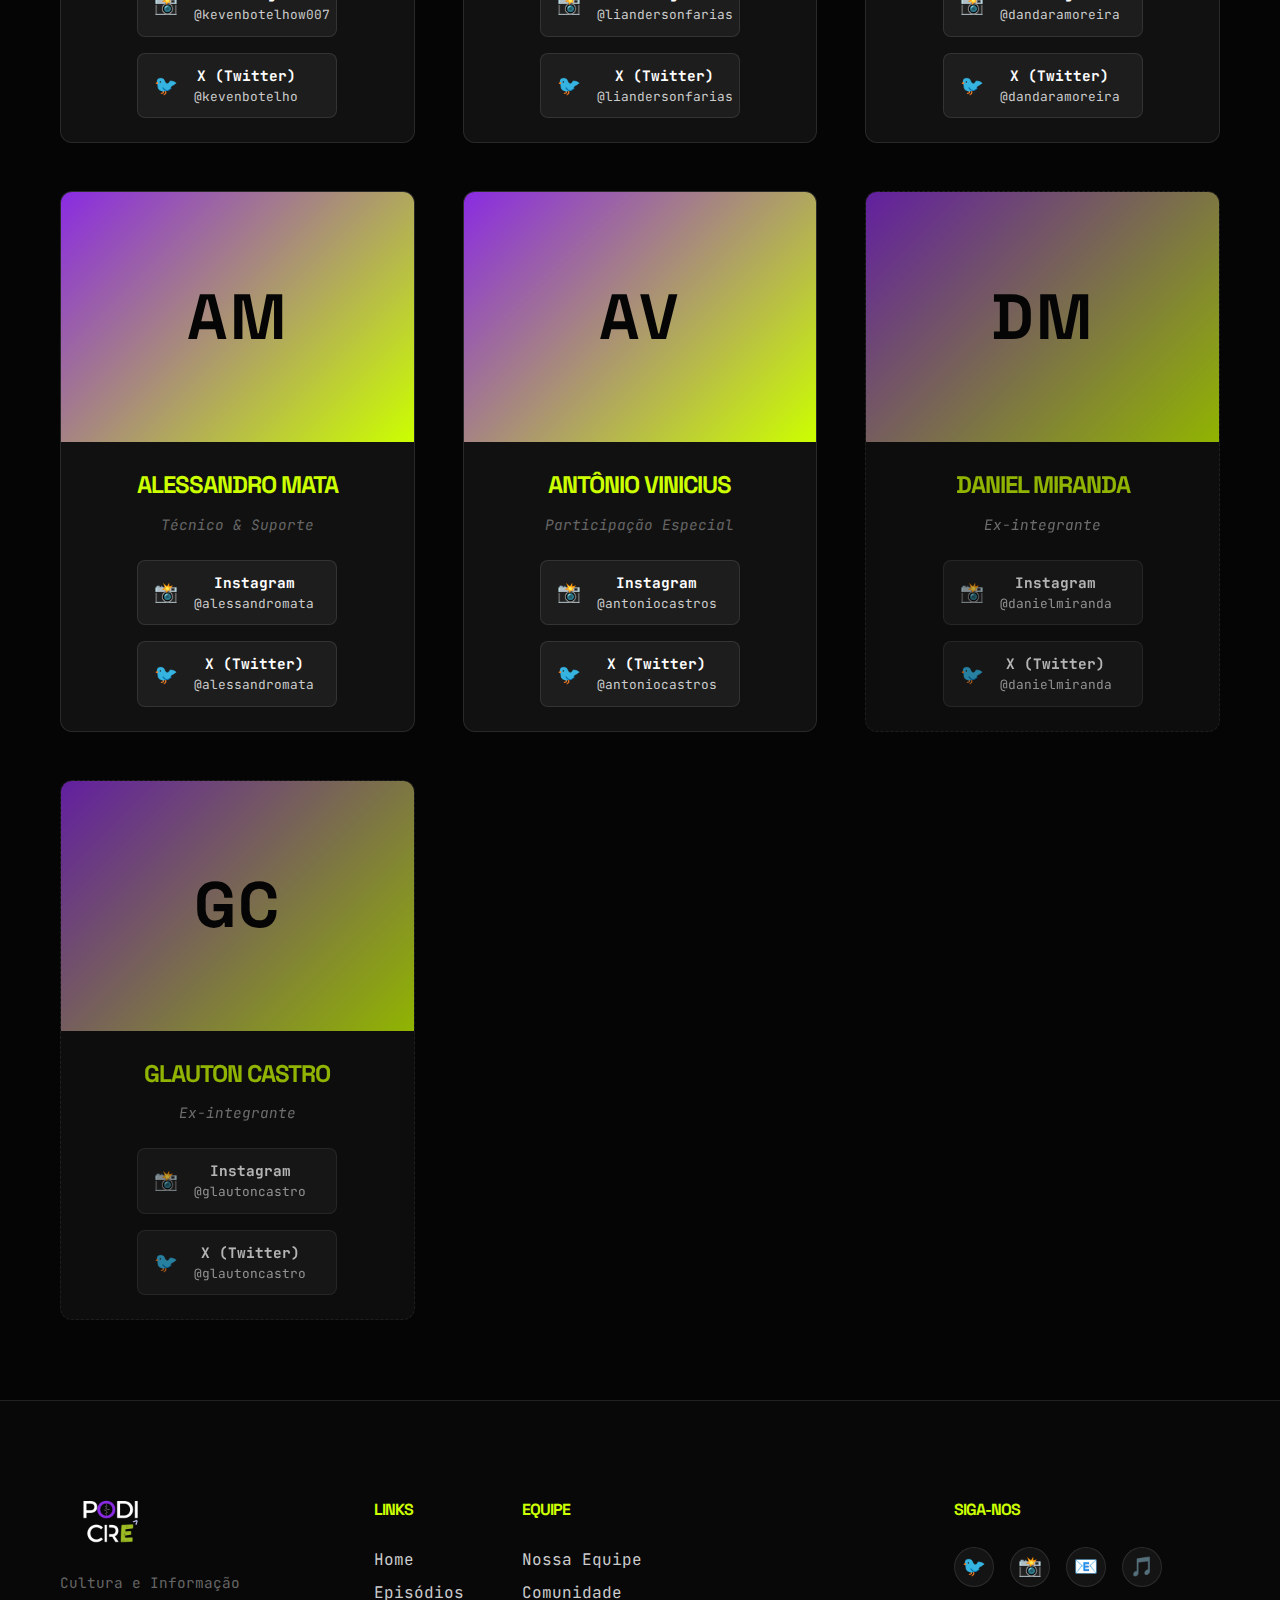
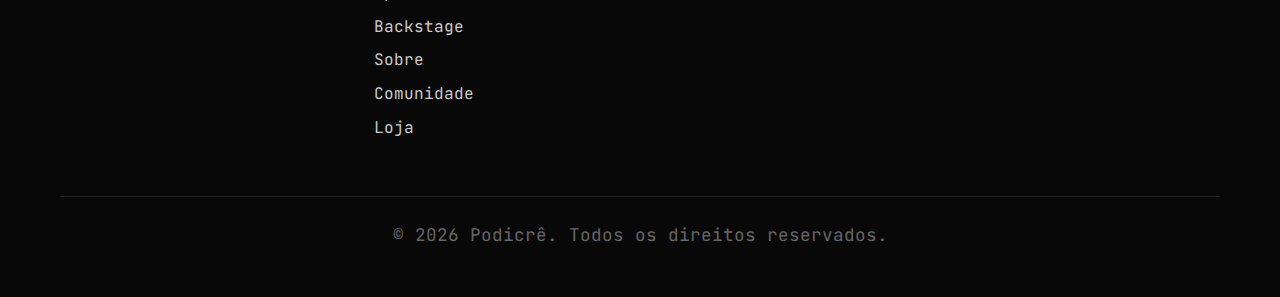
<file: redes-sociais.html>
<!DOCTYPE html>
<html lang="pt-BR">
<head>
    <meta charset="UTF-8">
    <meta name="viewport" content="width=device-width, initial-scale=1.0, viewport-fit=cover">
    <title>Redes Sociais - Podicrê</title>
    <meta name="description" content="Conheça a equipe do Podicrê e acompanhe nossas redes sociais">
    <meta name="keywords" content="podcast, videocast, cultura, tecnologia, equipe, redes sociais">
    
    <!-- Google Fonts -->
    <link rel="preconnect" href="https://fonts.googleapis.com">
    <link rel="preconnect" href="https://fonts.gstatic.com" crossorigin>
    <link href="https://fonts.googleapis.com/css2?family=Space+Grotesk:wght@400;700;900&family=JetBrains+Mono:wght@400;700&display=swap" rel="stylesheet">
    
    <!-- Favicon -->
    <link rel="icon" href="images/LOGO-FAVICON.png" type="image/png">
    <link rel="apple-touch-icon" href="images/LOGO-FAVICON.png">
    
    <!-- Open Graph / Facebook -->
    <meta property="og:type" content="website">
    <meta property="og:url" content="https://kevenbotelho.github.io/podicre/redes-sociais.html">
    <meta property="og:title" content="Redes Sociais - Podicrê">
    <meta property="og:description" content="Conheça a equipe do Podicrê e acompanhe nossas redes sociais">
    <meta property="og:image" content="https://kevenbotelho.github.io/podicre/images/logo-completa.png">
    
    <!-- Twitter -->
    <meta property="twitter:card" content="summary_large_image">
    <meta property="twitter:url" content="https://kevenbotelho.github.io/podicre/redes-sociais.html">
    <meta property="twitter:title" content="Redes Sociais - Podicrê">
    <meta property="twitter:description" content="Conheça a equipe do Podicrê e acompanhe nossas redes sociais">
    <meta property="twitter:image" content="https://kevenbotelho.github.io/podicre/images/logo-completa.png">
    
    <link rel="stylesheet" href="style.css">
    
    <style>
        /* Estilos específicos para a página de redes sociais */
        .team-grid {
            display: grid;
            grid-template-columns: repeat(auto-fill, minmax(300px, 1fr));
            gap: var(--spacing-lg);
            margin-top: var(--spacing-xl);
        }
        
        .team-member {
            background: rgba(255, 255, 255, 0.05);
            border: 1px solid var(--border-color);
            border-radius: 12px;
            overflow: hidden;
            transition: all 0.3s ease;
            text-align: center;
        }
        
        .team-member:hover {
            transform: translateY(-5px);
            border-color: var(--primary-color);
            box-shadow: var(--shadow-neon);
        }
        
        .member-photo {
            width: 100%;
            height: 250px;
            background: linear-gradient(135deg, var(--primary-color), var(--secondary-color));
            display: flex;
            align-items: center;
            justify-content: center;
            font-size: 4rem;
            color: var(--bg-color);
            font-family: var(--font-title);
            font-weight: 900;
            text-transform: uppercase;
            letter-spacing: 2px;
        }
        
        .member-info {
            padding: var(--spacing-md);
        }
        
        .member-name {
            font-size: 1.5rem;
            font-weight: 900;
            margin-bottom: var(--spacing-xs);
            color: var(--secondary-color);
            text-transform: uppercase;
        }
        
        .member-role {
            font-size: 0.9rem;
            color: #666;
            margin-bottom: var(--spacing-md);
            font-style: italic;
        }
        
        .social-list {
            list-style: none;
            display: flex;
            flex-direction: column;
            gap: var(--spacing-sm);
            align-items: center;
        }
        
        .social-item {
            width: 100%;
            max-width: 200px;
        }
        
        .social-link {
            display: flex;
            align-items: center;
            gap: var(--spacing-sm);
            padding: 10px 16px;
            background: rgba(255, 255, 255, 0.05);
            border: 1px solid var(--border-color);
            border-radius: 8px;
            color: var(--text-color);
            text-decoration: none;
            transition: all 0.3s ease;
            font-family: var(--font-body);
            font-size: 0.9rem;
        }
        
        .social-link:hover {
            background: var(--primary-color);
            border-color: var(--primary-color);
            transform: translateX(5px);
        }
        
        .social-icon {
            font-size: 1.2rem;
            width: 24px;
            text-align: center;
        }
        
        .social-name {
            font-weight: 700;
        }
        
        .social-handle {
            color: #ccc;
            font-size: 0.8rem;
        }
        
        /* Estilos para o ex-integrante */
        .former-member {
            opacity: 0.7;
            border-style: dashed;
        }
        
        .former-member .member-role {
            color: #999;
        }
        
        /* Espaçamento para evitar sobreposição com o footer */
        .team {
            margin-bottom: 80px;
        }
        
        /* Estilos para mobile */
        @media (max-width: 768px) {
            .team-grid {
                grid-template-columns: 1fr;
                padding: 0 10px;
            }
            
            .member-photo {
                height: 200px;
                font-size: 3rem;
            }
            
            .social-list {
                gap: 8px;
            }
            
            .social-item {
                width: 100%;
            }
        }
        
        @media (max-width: 480px) {
            .member-photo {
                height: 180px;
                font-size: 2.5rem;
            }
            
            .member-name {
                font-size: 1.3rem;
            }
        }
    </style>
</head>
<body>
    <!-- Audio Player Sticky -->
    <div id="audio-player" class="audio-player hidden">
        <div class="audio-content">
            <div class="audio-info">
                <div class="audio-title">Podicrê - Episódio 001</div>
                <div class="audio-artist">Com Glauton</div>
            </div>
            <div class="audio-controls">
                <button id="audio-play-pause" class="audio-btn">▶</button>
                <input type="range" id="audio-progress" min="0" max="100" value="0" class="audio-slider">
                <span id="audio-time">00:00</span>
            </div>
        </div>
    </div>

    <!-- Header -->
    <header class="header">
        <div class="container">
            <div class="logo">
                <a href="index.html">
                    <img src="images/logo-completa.png" alt="Podicrê" class="logo-img">
                </a>
            </div>
            <nav class="nav">
                <ul>
                    <li><a href="index.html#home">Home</a></li>
                    <li><a href="index.html#episodes">Episódios</a></li>
                    <li><a href="index.html#backstage">Backstage</a></li>
                    <li><a href="index.html#about">Sobre</a></li>
                    <li><a href="index.html#community">Comunidade</a></li>
                    <li><a href="index.html#store">Loja</a></li>
                    <li><a href="redes-sociais.html">Social</a></li>
                </ul>
            </nav>
            <div class="mobile-menu-toggle" id="mobile-menu-toggle">
                <span></span>
                <span></span>
                <span></span>
            </div>
        </div>
    </header>

    <!-- Mobile Menu -->
    <div class="mobile-menu hidden" id="mobile-menu">
        <ul>
            <li><a href="index.html#home">Home</a></li>
            <li><a href="index.html#episodes">Episódios</a></li>
            <li><a href="index.html#backstage">Backstage</a></li>
            <li><a href="index.html#about">Sobre</a></li>
            <li><a href="index.html#community">Comunidade</a></li>
            <li><a href="index.html#store">Loja</a></li>
            <li><a href="redes-sociais.html">Social</a></li>
        </ul>
    </div>

    <!-- Main Content -->
    <main>
        <!-- Hero Section -->
        <section class="hero">
            <div class="hero-content">
                <h1 class="hero-title">Equipe <span class="highlight">Podicrê</span></h1>
                <p class="hero-subtitle">Conheça quem está por trás do nosso conteúdo</p>
                <div class="hero-actions">
                    <a href="#team" class="btn-primary" onclick="scrollToAnchor('#team'); return false;">Ver Equipe</a>
                    <button class="btn-secondary" onclick="window.location.href='index.html'">Voltar ao Início</button>
                </div>
            </div>
            
            <!-- 3D Background Elements -->
            <div class="bg-3d">
                <div class="torus"></div>
                <div class="cylinder"></div>
                <div class="sphere"></div>
            </div>
        </section>

        <!-- Team Section -->
        <section id="team" class="team">
            <div class="container">
                <h2 class="section-title">Nossa Equipe</h2>
                <p class="community-subtitle">Conheça os integrantes do Podicrê e acompanhe nossas redes sociais</p>
                
                <div class="team-grid">
                    <!-- Keven Botelho -->
                    <div class="team-member">
                        <div class="member-photo">KB</div>
                        <div class="member-info">
                            <h3 class="member-name">Keven Botelho</h3>
                            <div class="member-role">Fundador & Apresentador</div>
                            <ul class="social-list">
                                <li class="social-item">
                                    <a href="https://instagram.com/kevenbotelhow007" target="_blank" class="social-link">
                                        <span class="social-icon">📸</span>
                                        <div>
                                            <div class="social-name">Instagram</div>
                                            <div class="social-handle">@kevenbotelhow007</div>
                                        </div>
                                    </a>
                                </li>
                                <li class="social-item">
                                    <a href="https://x.com/kevenbotelho" target="_blank" class="social-link">
                                        <span class="social-icon">🐦</span>
                                        <div>
                                            <div class="social-name">X (Twitter)</div>
                                            <div class="social-handle">@kevenbotelho</div>
                                        </div>
                                    </a>
                                </li>
                            </ul>
                        </div>
                    </div>

                    <!-- Lianderson Farias -->
                    <div class="team-member">
                        <div class="member-photo">LF</div>
                        <div class="member-info">
                            <h3 class="member-name">Lianderson Farias</h3>
                            <div class="member-role">Produtor & Editor</div>
                            <ul class="social-list">
                                <li class="social-item">
                                    <a href="https://instagram.com/liandersonfarias" target="_blank" class="social-link">
                                        <span class="social-icon">📸</span>
                                        <div>
                                            <div class="social-name">Instagram</div>
                                            <div class="social-handle">@liandersonfarias</div>
                                        </div>
                                    </a>
                                </li>
                                <li class="social-item">
                                    <a href="https://x.com/liandersonfarias" target="_blank" class="social-link">
                                        <span class="social-icon">🐦</span>
                                        <div>
                                            <div class="social-name">X (Twitter)</div>
                                            <div class="social-handle">@liandersonfarias</div>
                                        </div>
                                    </a>
                                </li>
                            </ul>
                        </div>
                    </div>

                    <!-- Dandara Moreira -->
                    <div class="team-member">
                        <div class="member-photo">DM</div>
                        <div class="member-info">
                            <h3 class="member-name">Dandara Moreira</h3>
                            <div class="member-role">Entrevistadora e Filmmaker</div>
                            <ul class="social-list">
                                <li class="social-item">
                                      <a href="https://instagram.com/dandaramoreira0" target="_blank" class="social-link">
                   <span class="social-icon">📸</span>
                                        <div>
                                            <div class="social-name">Instagram</div>
                                            <div class="social-handle">@dandaramoreira</div>
                                        </div>
                                    </a>
                                </li>
                                <li class="social-item">
                                    <a href="https://x.com/dandaramoreira" target="_blank" class="social-link">
                                        <span class="social-icon">🐦</span>
                                        <div>
                                            <div class="social-name">X (Twitter)</div>
                                            <div class="social-handle">@dandaramoreira</div>
                                        </div>
                                    </a>
                                </li>
                            </ul>
                        </div>
                    </div>

                    <!-- Alessandro Mata -->
                    <div class="team-member">
                        <div class="member-photo">AM</div>
                        <div class="member-info">
                            <h3 class="member-name">Alessandro Mata</h3>
                            <div class="member-role">Técnico & Suporte</div>
                            <ul class="social-list">
                                <li class="social-item">
                                    <a href="https://instagram.com/alessandromata" target="_blank" class="social-link">
                                        <span class="social-icon">📸</span>
                                        <div>
                                            <div class="social-name">Instagram</div>
                                            <div class="social-handle">@alessandromata</div>
                                        </div>
                                    </a>
                                </li>
                                <li class="social-item">
                                    <a href="https://x.com/alessandromata" target="_blank" class="social-link">
                                        <span class="social-icon">🐦</span>
                                        <div>
                                            <div class="social-name">X (Twitter)</div>
                                            <div class="social-handle">@alessandromata</div>
                                        </div>
                                    </a>
                                </li>
                            </ul>
                        </div>
                    </div>

                    <!-- Antônio Vinicius (Participação Especial) -->
                    <div class="team-member">
                        <div class="member-photo">AV</div>
                        <div class="member-info">
                            <h3 class="member-name">Antônio Vinicius</h3>
                            <div class="member-role">Participação Especial</div>
                            <ul class="social-list">
                                <li class="social-item">
                                    <a href="https://instagram.com/antoniocastros" target="_blank" class="social-link">
                                        <span class="social-icon">📸</span>
                                        <div>
                                            <div class="social-name">Instagram</div>
                                            <div class="social-handle">@antoniocastros</div>
                                        </div>
                                    </a>
                                </li>
                                <li class="social-item">
                                    <a href="https://x.com/antoniocastros" target="_blank" class="social-link">
                                        <span class="social-icon">🐦</span>
                                        <div>
                                            <div class="social-name">X (Twitter)</div>
                                            <div class="social-handle">@antoniocastros</div>
                                        </div>
                                    </a>
                                </li>
                            </ul>
                        </div>
                    </div>

                    <!-- Daniel Miranda -->
                    <div class="team-member former-member">
                        <div class="member-photo">DM</div>
                        <div class="member-info">
                            <h3 class="member-name">Daniel Miranda</h3>
                            <div class="member-role">Ex-integrante</div>
                            <ul class="social-list">
                                <li class="social-item">
                                    <a href="https://instagram.com/danielmiranda" target="_blank" class="social-link">
                                        <span class="social-icon">📸</span>
                                        <div>
                                            <div class="social-name">Instagram</div>
                                            <div class="social-handle">@danielmiranda</div>
                                        </div>
                                    </a>
                                </li>
                                <li class="social-item">
                                    <a href="https://x.com/danielmiranda" target="_blank" class="social-link">
                                        <span class="social-icon">🐦</span>
                                        <div>
                                            <div class="social-name">X (Twitter)</div>
                                            <div class="social-handle">@danielmiranda</div>
                                        </div>
                                    </a>
                                </li>
                            </ul>
                        </div>
                    </div>

                    <!-- Glauton Castro (Ex-integrante) -->
                    <div class="team-member former-member">
                        <div class="member-photo">GC</div>
                        <div class="member-info">
                            <h3 class="member-name">Glauton Castro</h3>
                            <div class="member-role">Ex-integrante</div>
                            <ul class="social-list">
                                <li class="social-item">
                                    <a href="https://instagram.com/glautoncastro" target="_blank" class="social-link">
                                        <span class="social-icon">📸</span>
                                        <div>
                                            <div class="social-name">Instagram</div>
                                            <div class="social-handle">@glautoncastro</div>
                                        </div>
                                    </a>
                                </li>
                                <li class="social-item">
                                    <a href="https://x.com/glautoncastro" target="_blank" class="social-link">
                                        <span class="social-icon">🐦</span>
                                        <div>
                                            <div class="social-name">X (Twitter)</div>
                                            <div class="social-handle">@glautoncastro</div>
                                        </div>
                                    </a>
                                </li>
                            </ul>
                        </div>
                    </div>
                </div>
            </div>
        </section>
    </main>

    <!-- Footer -->
    <footer class="footer">
        <div class="container">
            <div class="footer-content">
                <div class="footer-logo">
                    <a href="index.html">
                        <img src="images/logo-completa.png" alt="Podicrê" class="logo-img-footer">
                    </a>
                    <p>Cultura e Informação</p>
                </div>
                <div class="footer-links">
                    <div class="footer-section">
                        <h4>Links</h4>
                        <ul>
                            <li><a href="index.html#home">Home</a></li>
                            <li><a href="index.html#episodes">Episódios</a></li>
                            <li><a href="index.html#backstage">Backstage</a></li>
                            <li><a href="index.html#about">Sobre</a></li>
                            <li><a href="index.html#community">Comunidade</a></li>
                            <li><a href="index.html#store">Loja</a></li>
                        </ul>
                    </div>
                    <div class="footer-section">
                        <h4>Equipe</h4>
                        <ul>
                            <li><a href="#team">Nossa Equipe</a></li>
                            <li><a href="index.html#community">Comunidade</a></li>
                        </ul>
                    </div>
                </div>
                <div class="footer-social">
                    <h4>Siga-nos</h4>
                    <div class="social-icons">
                        <a href="#" aria-label="Twitter">🐦</a>
                        <a href="#" aria-label="Instagram">📸</a>
                        <a href="mailto:podicre.plus@gmail.com" aria-label="Email">📧</a>
                        <a href="#" aria-label="Spotify">🎵</a>
                    </div>
                </div>
            </div>
            <div class="footer-bottom">
                <p>&copy; 2026 Podicrê. Todos os direitos reservados.</p>
            </div>
        </div>
    </footer>

    <script src="script.js"></script>
</body>
</html>
</file>
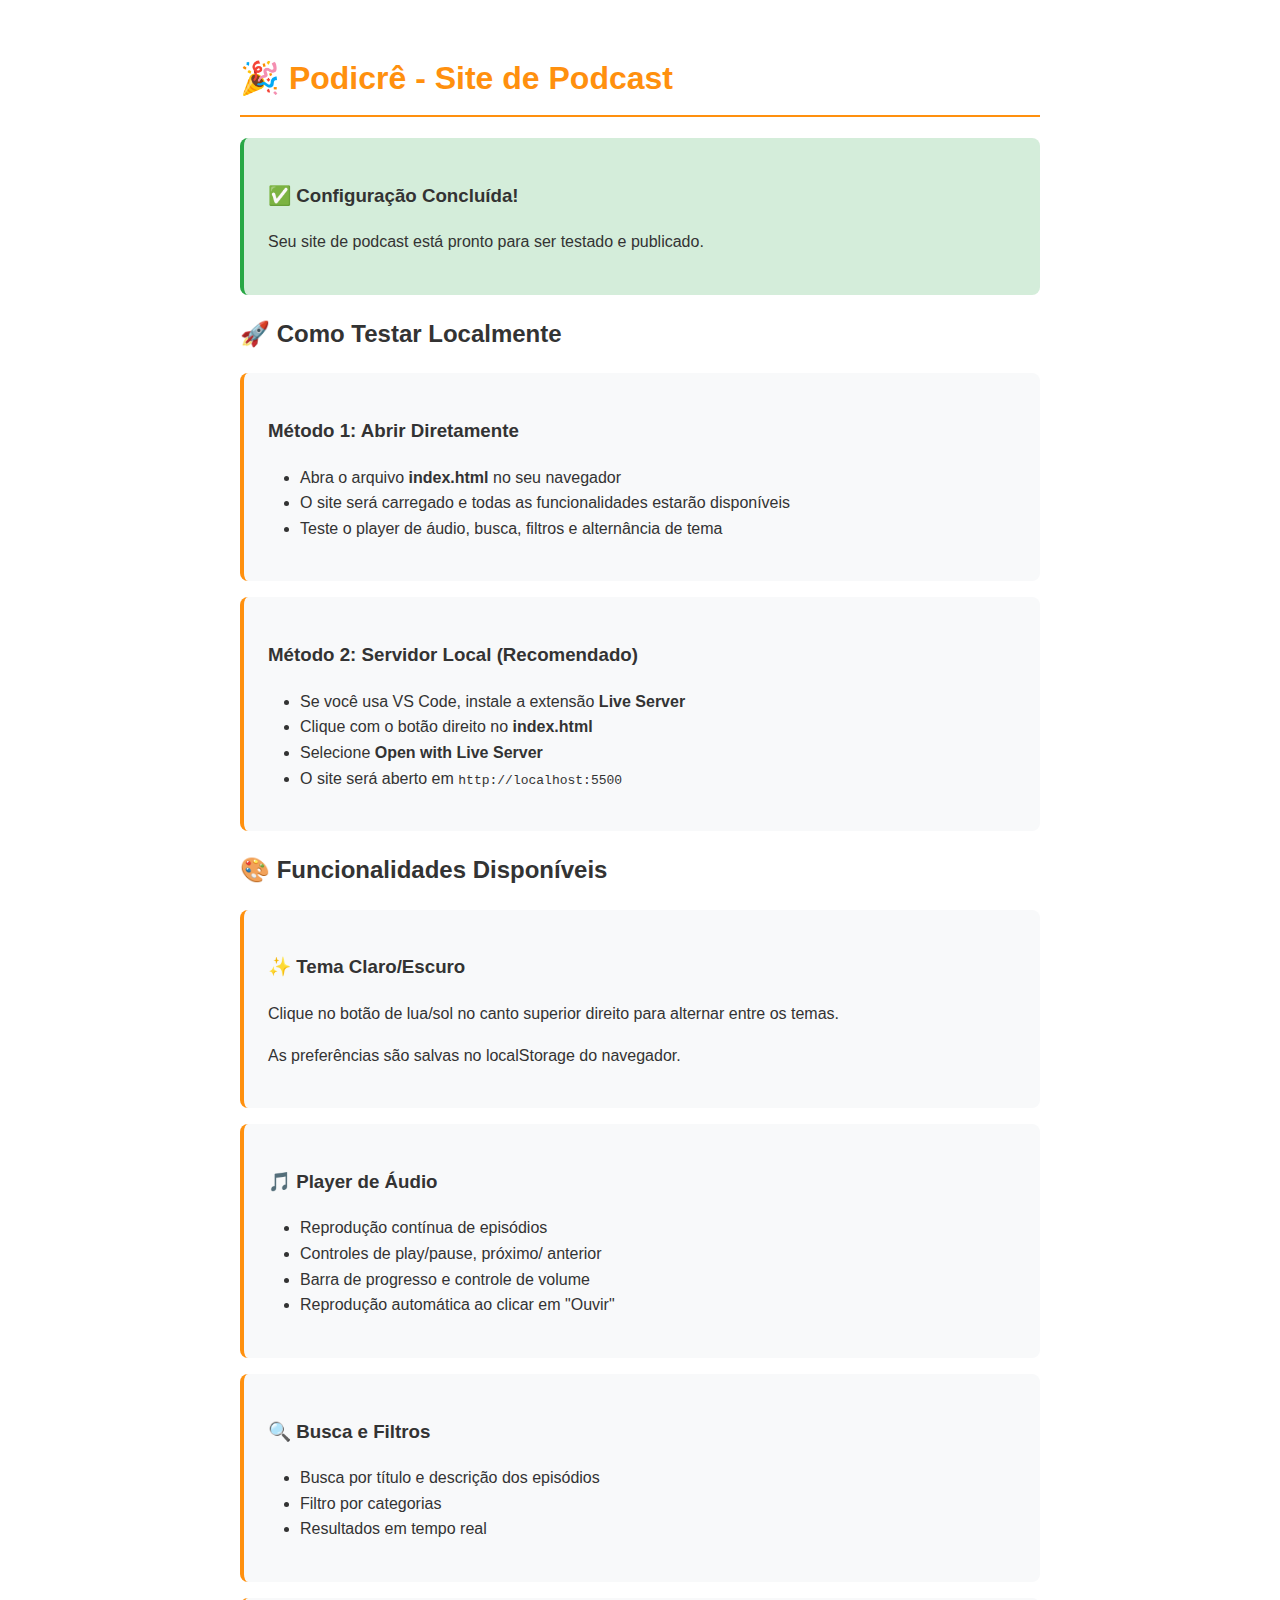
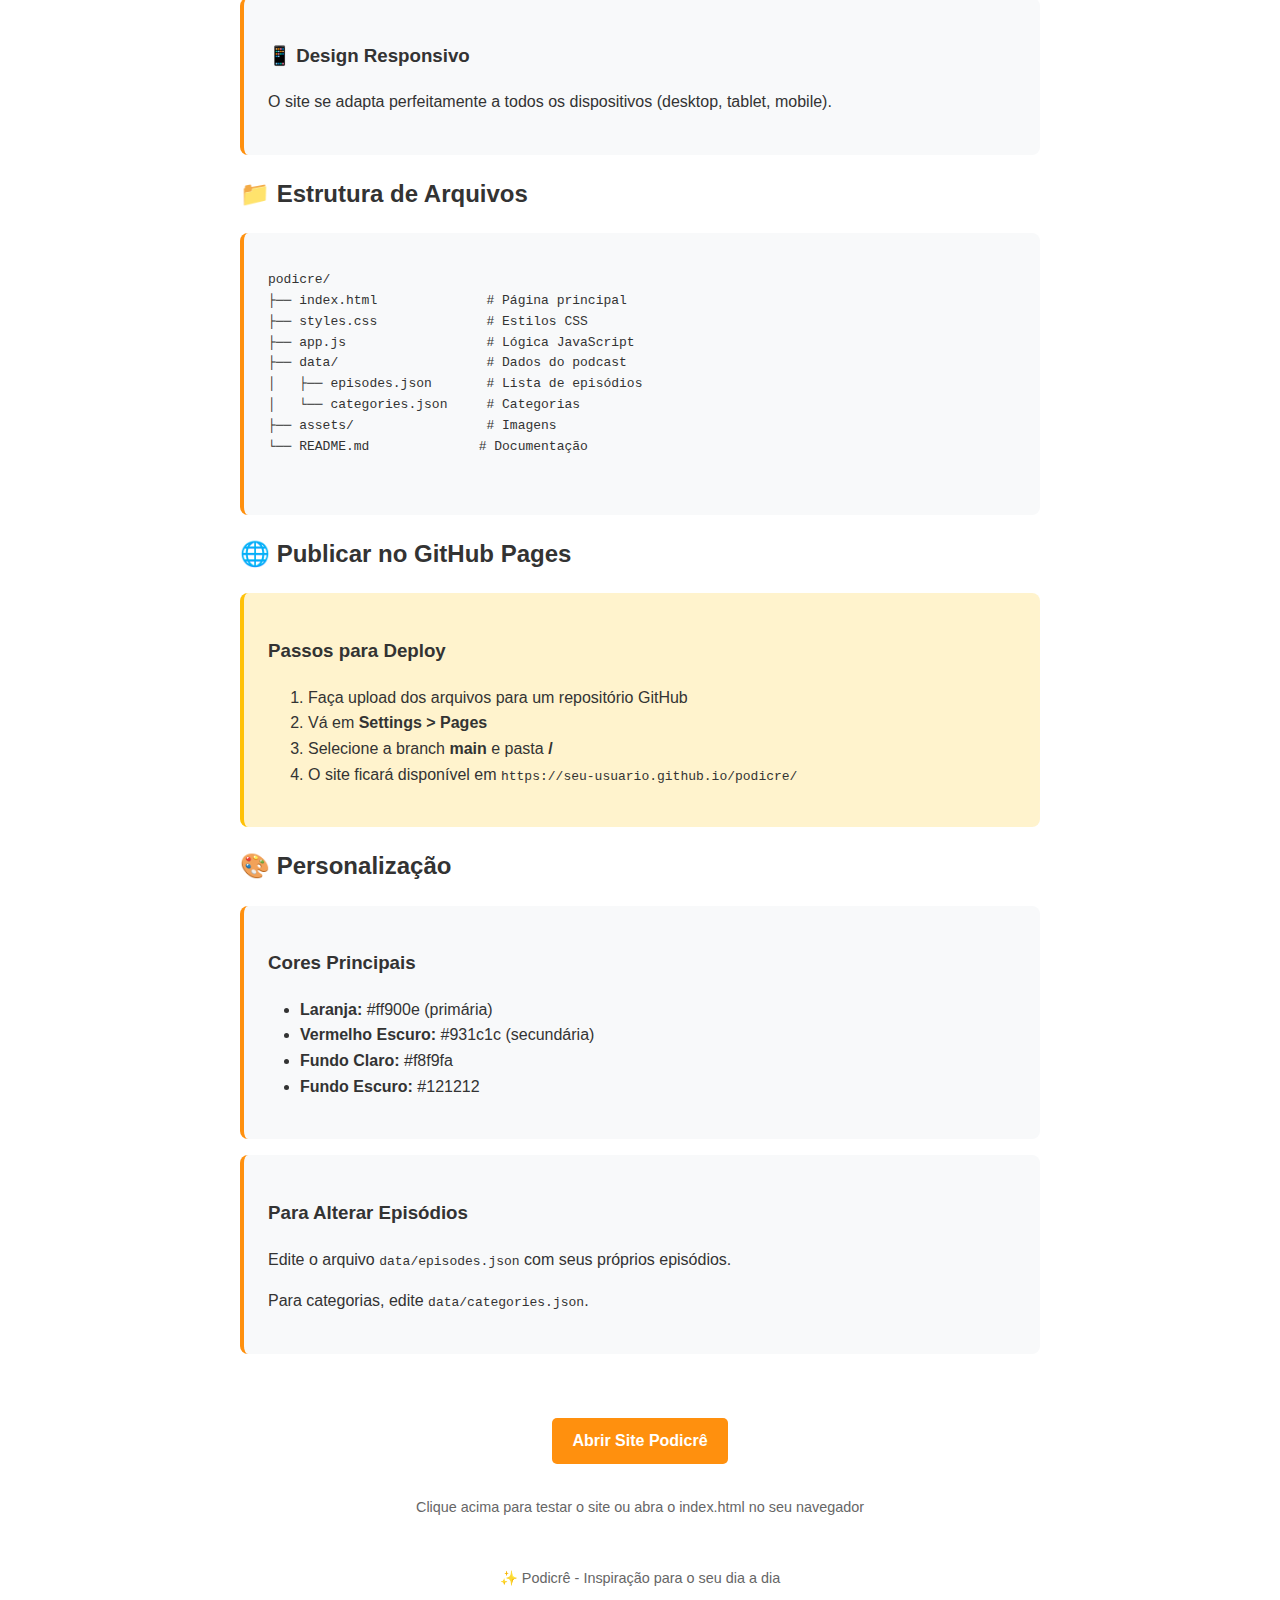
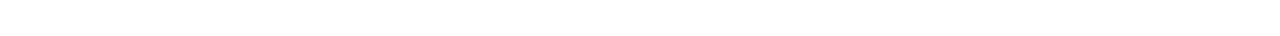
<file: test.html>
<!DOCTYPE html>
<html lang="pt-BR">
<head>
    <meta charset="UTF-8">
    <meta name="viewport" content="width=device-width, initial-scale=1.0">
    <title>Teste Podicrê - Instruções</title>
    <style>
        body {
            font-family: 'Inter', sans-serif;
            max-width: 800px;
            margin: 0 auto;
            padding: 2rem;
            line-height: 1.6;
            color: #333;
        }
        h1 {
            color: #ff900e;
            border-bottom: 2px solid #ff900e;
            padding-bottom: 10px;
        }
        .card {
            background: #f8f9fa;
            padding: 1.5rem;
            border-radius: 8px;
            margin: 1rem 0;
            border-left: 4px solid #ff900e;
        }
        .success {
            border-left-color: #28a745;
            background: #d4edda;
        }
        .warning {
            border-left-color: #ffc107;
            background: #fff3cd;
        }
        ul {
            padding-left: 2rem;
        }
        .btn {
            display: inline-block;
            background: #ff900e;
            color: white;
            padding: 10px 20px;
            text-decoration: none;
            border-radius: 5px;
            font-weight: bold;
            margin: 1rem 0;
        }
        .btn:hover {
            background: #931c1c;
        }
    </style>
</head>
<body>
    <h1>🎉 Podicrê - Site de Podcast</h1>
    
    <div class="card success">
        <h3>✅ Configuração Concluída!</h3>
        <p>Seu site de podcast está pronto para ser testado e publicado.</p>
    </div>

    <h2>🚀 Como Testar Localmente</h2>
    
    <div class="card">
        <h3>Método 1: Abrir Diretamente</h3>
        <ul>
            <li>Abra o arquivo <strong>index.html</strong> no seu navegador</li>
            <li>O site será carregado e todas as funcionalidades estarão disponíveis</li>
            <li>Teste o player de áudio, busca, filtros e alternância de tema</li>
        </ul>
    </div>

    <div class="card">
        <h3>Método 2: Servidor Local (Recomendado)</h3>
        <ul>
            <li>Se você usa VS Code, instale a extensão <strong>Live Server</strong></li>
            <li>Clique com o botão direito no <strong>index.html</strong></li>
            <li>Selecione <strong>Open with Live Server</strong></li>
            <li>O site será aberto em <code>http://localhost:5500</code></li>
        </ul>
    </div>

    <h2>🎨 Funcionalidades Disponíveis</h2>
    
    <div class="card">
        <h3>✨ Tema Claro/Escuro</h3>
        <p>Clique no botão de lua/sol no canto superior direito para alternar entre os temas.</p>
        <p>As preferências são salvas no localStorage do navegador.</p>
    </div>

    <div class="card">
        <h3>🎵 Player de Áudio</h3>
        <ul>
            <li>Reprodução contínua de episódios</li>
            <li>Controles de play/pause, próximo/ anterior</li>
            <li>Barra de progresso e controle de volume</li>
            <li>Reprodução automática ao clicar em "Ouvir"</li>
        </ul>
    </div>

    <div class="card">
        <h3>🔍 Busca e Filtros</h3>
        <ul>
            <li>Busca por título e descrição dos episódios</li>
            <li>Filtro por categorias</li>
            <li>Resultados em tempo real</li>
        </ul>
    </div>

    <div class="card">
        <h3>📱 Design Responsivo</h3>
        <p>O site se adapta perfeitamente a todos os dispositivos (desktop, tablet, mobile).</p>
    </div>

    <h2>📁 Estrutura de Arquivos</h2>
    
    <div class="card">
        <pre>
podicre/
├── index.html              # Página principal
├── styles.css              # Estilos CSS
├── app.js                  # Lógica JavaScript
├── data/                   # Dados do podcast
│   ├── episodes.json       # Lista de episódios
│   └── categories.json     # Categorias
├── assets/                 # Imagens
└── README.md              # Documentação
        </pre>
    </div>

    <h2>🌐 Publicar no GitHub Pages</h2>
    
    <div class="card warning">
        <h3>Passos para Deploy</h3>
        <ol>
            <li>Faça upload dos arquivos para um repositório GitHub</li>
            <li>Vá em <strong>Settings > Pages</strong></li>
            <li>Selecione a branch <strong>main</strong> e pasta <strong>/</strong></li>
            <li>O site ficará disponível em <code>https://seu-usuario.github.io/podicre/</code></li>
        </ol>
    </div>

    <h2>🎨 Personalização</h2>
    
    <div class="card">
        <h3>Cores Principais</h3>
        <ul>
            <li><strong>Laranja:</strong> #ff900e (primária)</li>
            <li><strong>Vermelho Escuro:</strong> #931c1c (secundária)</li>
            <li><strong>Fundo Claro:</strong> #f8f9fa</li>
            <li><strong>Fundo Escuro:</strong> #121212</li>
        </ul>
    </div>

    <div class="card">
        <h3>Para Alterar Episódios</h3>
        <p>Edite o arquivo <code>data/episodes.json</code> com seus próprios episódios.</p>
        <p>Para categorias, edite <code>data/categories.json</code>.</p>
    </div>

    <div style="text-align: center; margin-top: 3rem;">
        <a href="index.html" class="btn">Abrir Site Podicrê</a>
        <p style="margin-top: 1rem; font-size: 0.9rem; color: #666;">
            Clique acima para testar o site ou abra o index.html no seu navegador
        </p>
    </div>

    <footer style="margin-top: 3rem; text-align: center; color: #666; font-size: 0.9rem;">
        <p>✨ Podicrê - Inspiração para o seu dia a dia</p>
    </footer>
</body>
</html>
</file>
<file: style.css>
/* CSS Reset and Base Styles */
:root {
    /* Cores Dopamínicas */
    --bg-color: #050505;
    --text-color: #ffffff;
    --primary-color: #8A2BE2; /* Roxo Elétrico */
    --secondary-color: #CCFF00; /* Amarelo Marca-Texto */
    --accent-color: #ff4d4d;
    --border-color: rgba(255, 255, 255, 0.1);
    
    /* Tipografia */
    --font-title: 'Space Grotesk', sans-serif;
    --font-body: 'JetBrains Mono', monospace;
    
    /* Espaçamentos */
    --spacing-xs: 8px;
    --spacing-sm: 16px;
    --spacing-md: 24px;
    --spacing-lg: 48px;
    --spacing-xl: 96px;
    
    /* Sombra */
    --shadow-neon: 0 0 15px rgba(138, 43, 226, 0.5);
    --shadow-hard: 0 4px 6px rgba(0, 0, 0, 0.3);
}

* {
    box-sizing: border-box;
    margin: 0;
    padding: 0;
}

html {
    scroll-behavior: smooth;
}

body {
    font-family: var(--font-body);
    background-color: var(--bg-color);
    color: var(--text-color);
    line-height: 1.6;
    overflow-x: hidden;
    min-width: 320px; /* Prevenir telas muito pequenas */
}

.container {
    max-width: 1200px;
    margin: 0 auto;
    padding: 0 clamp(10px, 5vw, 20px);
}

/* Text Styles */
h1, h2, h3, h4, h5, h6 {
    font-family: var(--font-title);
    font-weight: 900;
    letter-spacing: -1px;
    text-transform: uppercase;
}

h1 {
    font-size: clamp(2.5rem, 8vw, 6rem);
    line-height: 0.9;
    margin-bottom: var(--spacing-md);
}

h2 {
    font-size: clamp(2rem, 6vw, 4rem);
    margin-bottom: var(--spacing-md);
}

h3 {
    font-size: clamp(1.5rem, 4vw, 2.5rem);
    margin-bottom: var(--spacing-sm);
}

p {
    font-size: clamp(0.9rem, 2vw, 1.1rem);
    margin-bottom: var(--spacing-md);
}

/* Highlight Text */
.highlight {
    color: var(--secondary-color);
    text-shadow: 0 0 10px var(--secondary-color);
    padding: 2px 4px;
    border-radius: 4px;
}

/* Buttons */
.btn-primary {
    background: var(--secondary-color);
    color: var(--bg-color);
    border: none;
    padding: 12px 24px;
    font-family: var(--font-title);
    font-weight: 700;
    font-size: 1rem;
    text-transform: uppercase;
    cursor: pointer;
    transition: all 0.3s ease;
    box-shadow: var(--shadow-neon);
    border-radius: 4px;
    position: relative;
    overflow: hidden;
}

.btn-primary:hover {
    transform: translateY(-2px);
    box-shadow: 0 0 25px var(--secondary-color);
    color: var(--bg-color);
}

.btn-primary::before {
    content: '';
    position: absolute;
    top: 0;
    left: -100%;
    width: 100%;
    height: 100%;
    background: linear-gradient(90deg, transparent, rgba(255,255,255,0.2), transparent);
    transition: left 0.5s;
}

.btn-primary:hover::before {
    left: 100%;
}

.btn-secondary {
    background: transparent;
    color: var(--text-color);
    border: 2px solid var(--primary-color);
    padding: 12px 24px;
    font-family: var(--font-title);
    font-weight: 700;
    font-size: 1rem;
    text-transform: uppercase;
    cursor: pointer;
    transition: all 0.3s ease;
    position: relative;
}

.btn-secondary:hover {
    background: var(--primary-color);
    color: var(--bg-color);
    transform: translateY(-2px);
}

/* Section Styles */
.section-title {
    position: relative;
    display: inline-block;
    margin-bottom: var(--spacing-lg);
}

.section-title::after {
    content: '';
    position: absolute;
    bottom: -10px;
    left: 0;
    width: 100%;
    height: 4px;
    background: linear-gradient(90deg, var(--primary-color), var(--secondary-color));
    border-radius: 2px;
}

/* Header */
.header {
    position: fixed;
    top: 0;
    left: 0;
    width: 100%;
    background: rgba(5, 5, 5, 0.95);
    backdrop-filter: blur(10px);
    z-index: 1000;
    border-bottom: 1px solid var(--border-color);
    transition: all 0.3s ease;
    padding: 0 clamp(10px, 5vw, 20px);
}

.header.scrolled {
    background: rgba(5, 5, 5, 0.95);
    box-shadow: 0 4px 20px rgba(0,0,0,0.5);
}

.header .container {
    display: flex;
    justify-content: space-between;
    align-items: center;
    height: 70px;
}

.logo {
    display: flex;
    align-items: center;
}

.logo a {
    display: flex;
    align-items: center;
    text-decoration: none;
}

.logo-img {
    height: 40px;
    width: auto;
    max-width: 150px;
    object-fit: contain;
}

.logo-img-footer {
    height: 50px;
    width: auto;
    max-width: 180px;
    object-fit: contain;
    margin-bottom: var(--spacing-sm);
}

/* Logo responsiva para mobile */
@media (max-width: 768px) {
    .logo-img {
        height: 30px;
        max-width: 120px;
    }
    
    .logo-img-footer {
        height: 35px;
        max-width: 140px;
    }
}

@media (max-width: 480px) {
    .logo-img {
        height: 25px;
        max-width: 100px;
    }
    
    .logo-img-footer {
        height: 30px;
        max-width: 120px;
    }
}

.logo h1 {
    font-size: 1.5rem;
    letter-spacing: 2px;
    margin: 0;
}

.nav {
    display: flex;
    justify-content: flex-end;
    align-items: center;
}

.nav ul {
    display: flex;
    list-style: none;
    gap: var(--spacing-md);
}

.nav a {
    color: var(--text-color);
    text-decoration: none;
    font-family: var(--font-title);
    font-weight: 700;
    font-size: 0.9rem;
    text-transform: uppercase;
    position: relative;
    transition: color 0.3s ease;
}

.nav a::after {
    content: '';
    position: absolute;
    bottom: -5px;
    left: 0;
    width: 0;
    height: 2px;
    background: var(--secondary-color);
    transition: width 0.3s ease;
}

.nav a:hover {
    color: var(--secondary-color);
}

.nav a:hover::after {
    width: 100%;
}

/* Mobile Menu */
.mobile-menu-toggle {
    display: none;
    flex-direction: column;
    cursor: pointer;
    gap: 5px;
    z-index: 1001;
}

.mobile-menu-toggle span {
    width: 25px;
    height: 3px;
    background: var(--text-color);
    transition: all 0.3s ease;
}

.mobile-menu {
    position: fixed;
    top: 70px;
    left: -100%;
    width: 100%;
    max-width: 320px;
    height: calc(100vh - 70px);
    background: var(--bg-color);
    z-index: 999;
    transition: left 0.3s ease;
    padding: var(--spacing-md);
    box-shadow: var(--shadow-hard);
    overflow-x: hidden;
}

.mobile-menu.active {
    left: 0 !important;
}

.mobile-menu.hidden {
    left: -100% !important;
    transition: left 0.3s ease;
}

.mobile-menu ul {
    display: flex;
    flex-direction: column;
    gap: var(--spacing-md);
}

.mobile-menu a {
    color: var(--text-color);
    text-decoration: none;
    font-size: 1.4rem;
    font-family: var(--font-title);
    font-weight: 700;
    text-transform: uppercase;
    display: block;
    padding: 12px 0;
    border-bottom: 1px solid var(--border-color);
    white-space: nowrap;
}

/* Hero Section */
.hero {
    min-height: 100vh;
    display: flex;
    align-items: center;
    justify-content: center;
    position: relative;
    overflow: hidden;
    padding-top: 120px;
}

.hero-content {
    text-align: center;
    z-index: 2;
    max-width: 800px;
}

.hero-title {
    margin-bottom: var(--spacing-lg);
    text-shadow: 0 0 50px rgba(255,255,255,0.1);
}

.hero-subtitle {
    font-size: clamp(1rem, 3vw, 1.5rem);
    margin-bottom: var(--spacing-xl);
    color: #ccc;
}

.hero-actions {
    display: flex;
    gap: var(--spacing-md);
    justify-content: center;
    flex-wrap: wrap;
}

/* 3D Background Elements */
.bg-3d {
    position: absolute;
    top: 0;
    left: 0;
    width: 100%;
    height: 100%;
    z-index: 1;
    opacity: 0.1;
}

.torus, .cylinder, .sphere {
    position: absolute;
    border-radius: 50%;
    border: 2px solid var(--primary-color);
    animation: float 6s ease-in-out infinite;
}

.torus {
    width: 400px;
    height: 400px;
    top: 20%;
    left: 10%;
    border-radius: 50%;
    border: 4px solid transparent;
    background: linear-gradient(45deg, transparent, var(--primary-color), transparent) border-box;
    -webkit-mask: linear-gradient(#fff 0 0) content-box, linear-gradient(#fff 0 0);
    -webkit-mask-composite: xor;
    mask-composite: exclude;
}

.cylinder {
    width: 200px;
    height: 300px;
    top: 60%;
    right: 10%;
    border-radius: 50% 50% 0 0;
    border-left: 4px solid var(--secondary-color);
    border-right: 4px solid var(--secondary-color);
    border-bottom: 4px solid var(--secondary-color);
}

.sphere {
    width: 150px;
    height: 150px;
    bottom: 10%;
    left: 50%;
    transform: translateX(-50%);
    box-shadow: 0 0 30px var(--primary-color);
}

@keyframes float {
    0%, 100% { transform: translateY(0px) rotate(0deg); }
    50% { transform: translateY(-20px) rotate(180deg); }
}

/* Video Section */
.video-section {
    padding: var(--spacing-xl) 0;
    background: linear-gradient(to bottom, var(--bg-color), #111);
}

.video-container {
    display: grid;
    grid-template-columns: 2fr 1fr;
    gap: var(--spacing-lg);
    align-items: start;
}

.video-wrapper {
    position: relative;
    padding-bottom: 56.25%; /* 16:9 aspect ratio */
    height: 0;
    overflow: hidden;
    border-radius: 8px;
    box-shadow: var(--shadow-hard);
    border: 1px solid var(--border-color);
}

.video-wrapper iframe {
    position: absolute;
    top: 0;
    left: 0;
    width: 100%;
    height: 100%;
}

.video-info {
    background: rgba(255, 255, 255, 0.05);
    padding: var(--spacing-lg);
    border-radius: 8px;
    border: 1px solid var(--border-color);
    height: fit-content;
}

.video-info h2 {
    font-size: 2rem;
    margin-bottom: var(--spacing-sm);
}

.episode-meta {
    display: flex;
    gap: var(--spacing-md);
    margin-bottom: var(--spacing-lg);
    flex-wrap: wrap;
}

.meta-item {
    background: var(--primary-color);
    padding: 4px 12px;
    border-radius: 20px;
    font-size: 0.8rem;
    font-weight: 700;
}

.audio-links {
    display: flex;
    gap: var(--spacing-sm);
    margin-top: var(--spacing-md);
}

.audio-link {
    display: inline-flex;
    align-items: center;
    gap: 8px;
    background: transparent;
    border: 1px solid var(--secondary-color);
    color: var(--secondary-color);
    padding: 8px 16px;
    text-decoration: none;
    font-family: var(--font-title);
    font-weight: 700;
    text-transform: uppercase;
    transition: all 0.3s ease;
}

.audio-link:hover {
    background: var(--secondary-color);
    color: var(--bg-color);
}

/* Backstage Section */
.backstage {
    padding: var(--spacing-xl) 0;
    background: linear-gradient(to bottom, #080808, var(--bg-color));
}

.backstage-subtitle {
    text-align: center;
    font-size: 1.2rem;
    color: #ccc;
    margin-bottom: var(--spacing-xl);
}

.backstage-grid {
    display: grid;
    grid-template-columns: repeat(auto-fit, minmax(400px, 1fr));
    gap: var(--spacing-lg);
}

.backstage-video {
    background: rgba(255, 255, 255, 0.05);
    border: 1px solid var(--border-color);
    border-radius: 8px;
    overflow: hidden;
    transition: all 0.3s ease;
}

.backstage-video:hover {
    border-color: var(--primary-color);
    box-shadow: var(--shadow-neon);
}

.backstage-video .video-wrapper {
    position: relative;
    padding-bottom: 56.25%;
    height: 0;
    overflow: hidden;
}

.backstage-video .video-wrapper iframe {
    position: absolute;
    top: 0;
    left: 0;
    width: 100%;
    height: 100%;
    border: none;
}

.backstage-video-info {
    padding: var(--spacing-md);
    text-align: center;
}

.backstage-video-info h3 {
    font-size: 1.3rem;
    color: var(--secondary-color);
    margin-bottom: var(--spacing-xs);
}

.backstage-video-info p {
    color: #ccc;
    font-size: 0.9rem;
    margin-bottom: 0;
}

/* Video Cover Styles */
.video-cover {
    position: relative;
    background: linear-gradient(135deg, var(--primary-color), #1a1a2e);
    cursor: pointer;
    overflow: hidden;
}

.video-cover::before {
    content: '';
    position: absolute;
    top: 0;
    left: 0;
    right: 0;
    bottom: 0;
    background: url("data:image/svg+xml,%3Csvg width='60' height='60' viewBox='0 0 60 60' xmlns='http://www.w3.org/2000/svg'%3E%3Cg fill='none' fill-rule='evenodd'%3E%3Cg fill='%23ffffff' fill-opacity='0.05'%3E%3Cpath d='M36 34v-4h-2v4h-4v2h4v4h2v-4h4v-2h-4zm0-30V0h-2v4h-4v2h4v4h2V6h4V4h-4zM6 34v-4H4v4H0v2h4v4h2v-4h4v-2H6zM6 4V0H4v4H0v2h4v4h2V6h4V4H6z'/%3E%3C/g%3E%3C/g%3E%3C/svg%3E");
    opacity: 0.5;
}

.video-cover-content {
    position: absolute;
    top: 0;
    left: 0;
    width: 100%;
    height: 100%;
    display: flex;
    flex-direction: column;
    align-items: center;
    justify-content: center;
    z-index: 2;
    transition: all 0.3s ease;
}

.video-cover:hover .video-cover-content {
    background: rgba(0, 0, 0, 0.3);
}

.video-cover-title {
    font-family: var(--font-title);
    font-size: clamp(2rem, 5vw, 3.5rem);
    font-weight: 900;
    color: #fff;
    text-transform: uppercase;
    text-shadow: 0 0 20px rgba(138, 43, 226, 0.8);
    margin-bottom: var(--spacing-md);
    letter-spacing: 4px;
}

.video-play-btn {
    width: 80px;
    height: 80px;
    border-radius: 50%;
    background: var(--secondary-color);
    border: none;
    cursor: pointer;
    display: flex;
    align-items: center;
    justify-content: center;
    font-size: 2rem;
    color: var(--bg-color);
    transition: all 0.3s ease;
    box-shadow: 0 0 30px rgba(204, 255, 0, 0.5);
}

.video-play-btn:hover {
    transform: scale(1.1);
    box-shadow: 0 0 50px rgba(204, 255, 0, 0.8);
}

/* Quando o vídeo está carregado */
.video-wrapper iframe {
    position: absolute;
    top: 0;
    left: 0;
    width: 100%;
    height: 100%;
    border: none;
}

/* Episodes Grid */
.episodes {
    padding: var(--spacing-xl) 0;
    background: #080808;
}

.episodes-grid {
    display: grid;
    grid-template-columns: repeat(auto-fill, minmax(300px, 1fr));
    gap: var(--spacing-lg);
    margin-bottom: var(--spacing-lg);
}

.episode-card {
    background: rgba(255, 255, 255, 0.05);
    border: 1px solid var(--border-color);
    border-radius: 8px;
    overflow: hidden;
    transition: all 0.3s ease;
    cursor: pointer;
}

.episode-card:hover {
    transform: translateY(-5px);
    border-color: var(--primary-color);
    box-shadow: var(--shadow-neon);
}

.episode-image {
    height: 160px;
    background: linear-gradient(45deg, var(--primary-color), var(--secondary-color));
    display: flex;
    align-items: center;
    justify-content: center;
    font-size: 3rem;
}

.episode-content {
    padding: var(--spacing-md);
}

.episode-title {
    font-size: 1.2rem;
    margin-bottom: var(--spacing-sm);
    font-weight: 700;
}

.episode-desc {
    font-size: 0.9rem;
    color: #ccc;
    margin-bottom: var(--spacing-md);
    display: -webkit-box;
    -webkit-line-clamp: 3;
    -webkit-box-orient: vertical;
    overflow: hidden;
}

.episode-actions {
    display: flex;
    gap: var(--spacing-sm);
}

/* About Section */
.about {
    padding: var(--spacing-xl) 0;
    background: linear-gradient(to bottom, #080808, var(--bg-color));
}

.about-content {
    display: grid;
    grid-template-columns: 2fr 1fr;
    gap: var(--spacing-xl);
    align-items: center;
}

.about-text {
    max-width: 600px;
}

.about-stats {
    display: flex;
    gap: var(--spacing-lg);
    margin-top: var(--spacing-lg);
}

.stat {
    text-align: center;
}

.stat-number {
    display: block;
    font-size: 2.5rem;
    font-weight: 900;
    color: var(--secondary-color);
    font-family: var(--font-title);
}

.stat-label {
    font-size: 0.8rem;
    text-transform: uppercase;
    color: #666;
    font-weight: 700;
}

.about-image {
    display: flex;
    justify-content: center;
    align-items: center;
}

.image-placeholder {
    width: 300px;
    height: 300px;
    background: radial-gradient(circle, var(--primary-color), transparent 70%);
    border-radius: 50%;
    display: flex;
    align-items: center;
    justify-content: center;
    font-size: 5rem;
    box-shadow: var(--shadow-neon);
    animation: pulse 3s infinite;
}

@keyframes pulse {
    0% { transform: scale(1); box-shadow: var(--shadow-neon); }
    50% { transform: scale(1.05); box-shadow: 0 0 40px var(--primary-color); }
    100% { transform: scale(1); box-shadow: var(--shadow-neon); }
}

/* Community Section */
.community {
    padding: var(--spacing-xl) 0;
    background: #080808;
    text-align: center;
}

.community-subtitle {
    font-size: 1.2rem;
    color: #ccc;
    margin-bottom: var(--spacing-xl);
}

.newsletter {
    background: rgba(255, 255, 255, 0.05);
    border: 1px solid var(--border-color);
    border-radius: 8px;
    padding: var(--spacing-lg);
    margin-bottom: var(--spacing-xl);
    max-width: 600px;
    margin-left: auto;
    margin-right: auto;
}

.newsletter h3 {
    margin-bottom: var(--spacing-sm);
}

.newsletter-form {
    display: flex;
    gap: var(--spacing-sm);
    flex-wrap: wrap;
    justify-content: center;
}

.newsletter-form input {
    flex: 1;
    min-width: 250px;
    padding: 12px 16px;
    background: var(--bg-color);
    border: 1px solid var(--border-color);
    color: var(--text-color);
    font-family: var(--font-body);
    border-radius: 4px;
    font-size: 1rem;
}

.newsletter-form input::placeholder {
    color: #666;
}

.newsletter-message {
    margin-top: var(--spacing-sm);
    min-height: 20px;
    font-weight: 700;
}

.social-links {
    display: flex;
    gap: var(--spacing-md);
    justify-content: center;
    flex-wrap: wrap;
}

.social-btn {
    background: transparent;
    border: 1px solid var(--primary-color);
    color: var(--primary-color);
    padding: 10px 20px;
    text-decoration: none;
    font-family: var(--font-title);
    font-weight: 700;
    text-transform: uppercase;
    transition: all 0.3s ease;
    border-radius: 4px;
}

.social-btn:hover {
    background: var(--primary-color);
    color: var(--bg-color);
}

/* Store Section */
.store {
    padding: var(--spacing-xl) 0;
    background: linear-gradient(to bottom, var(--bg-color), #080808);
}

.store-subtitle {
    text-align: center;
    font-size: 1.2rem;
    color: #ccc;
    margin-bottom: var(--spacing-xl);
}

.products-grid {
    display: grid;
    grid-template-columns: repeat(auto-fill, minmax(300px, 1fr));
    gap: var(--spacing-lg);
}

.product-card {
    background: rgba(255, 255, 255, 0.05);
    border: 1px solid var(--border-color);
    border-radius: 8px;
    overflow: hidden;
    transition: all 0.3s ease;
}

.product-card:hover {
    transform: translateY(-5px);
    border-color: var(--secondary-color);
    box-shadow: var(--shadow-neon);
}

.product-image {
    height: 200px;
    background: linear-gradient(45deg, var(--secondary-color), var(--primary-color));
    display: flex;
    align-items: center;
    justify-content: center;
    font-size: 4rem;
}

.product-info {
    padding: var(--spacing-md);
}

.product-info h3 {
    margin-bottom: var(--spacing-sm);
}

.product-info p {
    color: #ccc;
    margin-bottom: var(--spacing-md);
    font-size: 0.9rem;
}

.product-price {
    font-size: 1.5rem;
    font-weight: 900;
    color: var(--secondary-color);
    margin-bottom: var(--spacing-md);
    font-family: var(--font-title);
}

.product-btn {
    width: 100%;
}

/* Audio Player Sticky */
.audio-player {
    position: fixed;
    bottom: 0;
    left: 0;
    width: 100%;
    background: rgba(5, 5, 5, 0.95);
    backdrop-filter: blur(10px);
    border-top: 1px solid var(--border-color);
    z-index: 1000;
    padding: 10px 0;
    transform: translateY(100%);
    transition: transform 0.3s ease;
}

.audio-player.active {
    transform: translateY(0);
}

.audio-content {
    display: flex;
    align-items: center;
    justify-content: space-between;
    max-width: 1200px;
    margin: 0 auto;
    padding: 0 20px;
}

.audio-info {
    flex: 1;
}

.audio-title {
    font-size: 0.9rem;
    font-weight: 700;
    margin-bottom: 4px;
}

.audio-artist {
    font-size: 0.8rem;
    color: #666;
}

.audio-controls {
    display: flex;
    align-items: center;
    gap: var(--spacing-sm);
}

.audio-btn {
    background: var(--primary-color);
    border: none;
    color: white;
    width: 40px;
    height: 40px;
    border-radius: 50%;
    cursor: pointer;
    display: flex;
    align-items: center;
    justify-content: center;
    transition: all 0.3s ease;
}

.audio-btn:hover {
    background: var(--secondary-color);
    color: var(--bg-color);
    transform: scale(1.1);
}

.audio-slider {
    width: 200px;
    accent-color: var(--secondary-color);
}

/* Footer */
.footer {
    background: #080808;
    border-top: 1px solid var(--border-color);
    padding: var(--spacing-xl) 0 var(--spacing-md);
    overflow-x: hidden;
}

.footer-content {
    display: grid;
    grid-template-columns: 1fr 2fr 1fr;
    gap: var(--spacing-lg);
    margin-bottom: var(--spacing-lg);
}

.footer-logo h3 {
    font-size: 1.5rem;
    margin-bottom: var(--spacing-sm);
}

.footer-logo p {
    color: #666;
    font-size: 0.9rem;
}

.footer-links {
    display: flex;
    gap: var(--spacing-lg);
}

.footer-section h4 {
    font-size: 1rem;
    margin-bottom: var(--spacing-md);
    color: var(--secondary-color);
    text-transform: uppercase;
}

.footer-section ul {
    list-style: none;
}

.footer-section li {
    margin-bottom: 8px;
}

.footer-section a {
    color: #ccc;
    text-decoration: none;
    transition: color 0.3s ease;
}

.footer-section a:hover {
    color: var(--secondary-color);
}

.footer-social h4 {
    margin-bottom: var(--spacing-md);
    color: var(--secondary-color);
    text-transform: uppercase;
}

.social-icons {
    display: flex;
    gap: var(--spacing-sm);
}

.social-icons a {
    display: flex;
    align-items: center;
    justify-content: center;
    width: 40px;
    height: 40px;
    background: rgba(255, 255, 255, 0.05);
    border: 1px solid var(--border-color);
    border-radius: 50%;
    text-decoration: none;
    transition: all 0.3s ease;
    font-size: 1.2rem;
}

.social-icons a:hover {
    background: var(--primary-color);
    border-color: var(--primary-color);
    transform: translateY(-2px);
}

.footer-bottom {
    text-align: center;
    padding-top: var(--spacing-md);
    border-top: 1px solid var(--border-color);
    color: #666;
    font-size: 0.9rem;
}

/* Responsive Design */
@media (max-width: 768px) {
    body {
        overflow-x: hidden;
    }
    
    .mobile-menu-toggle {
        display: flex;
    }
    
    .nav {
        display: none;
    }
    
    /* Ajuste do header para mobile */
    .header .container {
        padding: 0 10px;
        min-width: 0;
    }
    
    .logo {
        flex-shrink: 0;
    }
    
    .mobile-menu-toggle {
        flex-shrink: 0;
    }
    
    /* Video Section */
    .video-container {
        grid-template-columns: 1fr;
        text-align: center;
    }
    
    .video-info {
        text-align: center;
    }
    
    /* Backstage Section - Grid ajustável para mobile */
    .backstage-grid {
        grid-template-columns: 1fr;
        padding: 0 10px;
    }
    
    .backstage-video {
        width: 100%;
        max-width: 100%;
    }
    
    /* About Section */
    .about-content {
        grid-template-columns: 1fr;
        text-align: center;
    }
    
    .about-stats {
        justify-content: center;
    }
    
    .hidden-mobile {
        display: none !important;
    }
    
    /* Newsletter */
    .newsletter {
        text-align: center;
        padding: 16px;
    }
    
    .newsletter-form {
        flex-direction: column;
        align-items: center;
    }
    
    .newsletter-form input {
        width: 100%;
        max-width: 300px;
    }
    
    .newsletter-form button {
        width: 100%;
        max-width: 300px;
    }
    
    .social-links {
        justify-content: center;
    }
    
    /* Products Grid */
    .products-grid {
        grid-template-columns: 1fr;
        padding: 0 10px;
    }
    
    .product-card {
        width: 100%;
        max-width: 100%;
    }
    
    /* Episodes Grid */
    .episodes-grid {
        grid-template-columns: 1fr;
        padding: 0 10px;
    }
    
    .episode-card {
        width: 100%;
        max-width: 100%;
    }
    
    /* Footer */
    .footer-content {
        grid-template-columns: 1fr;
        text-align: center;
    }
    
    .footer-links {
        justify-content: center;
    }
    
    .footer-section {
        text-align: center;
    }
    
    .footer-logo {
        display: none;
    }
    
    /* Audio Player */
    .audio-controls {
        flex-direction: column;
        gap: 10px;
        align-items: center;
    }
    
    .audio-slider {
        width: 100%;
        max-width: 300px;
    }
    
    /* Hero */
    .hero-title {
        font-size: 3rem;
        text-align: center;
    }
    
    .hero-subtitle {
        text-align: center;
    }
    
    .hero-actions {
        justify-content: center;
    }
    
    /* Section Titles - Centralizados corretamente */
    .section-title {
        text-align: center;
        display: block;
        margin-left: auto;
        margin-right: auto;
        width: fit-content;
    }
    
    /* Episode Meta */
    .episode-meta {
        justify-content: center;
    }
    
    /* Audio Links */
    .audio-links {
        justify-content: center;
    }
}

/* Additional breakpoints for smaller screens */
@media (max-width: 480px) {
    .newsletter-form input,
    .newsletter-form button {
        max-width: 100%;
        padding: 14px 16px;
    }
    
    .audio-slider {
        max-width: 100%;
    }
    
    .hero-title {
        font-size: 2.5rem;
        line-height: 1.1;
    }
    
    .video-info {
        padding: 16px;
    }
    
    .about-stats {
        flex-direction: column;
        align-items: center;
    }
    
    .stat {
        margin-bottom: 16px;
    }
    
    .footer-social {
        margin-top: 16px;
    }
}

@media (max-width: 375px) {
    .container {
        padding: 0 12px;
    }
    
    .hero-title {
        font-size: 2rem;
    }
    
    .newsletter-form input,
    .newsletter-form button {
        font-size: 1rem;
    }
    
    .audio-btn {
        width: 36px;
        height: 36px;
        font-size: 0.9rem;
    }
    
    .social-icons a {
        width: 36px;
        height: 36px;
        font-size: 1rem;
    }
}

@media (max-width: 320px) {
    .container {
        padding: 0 8px;
    }
    
    .hero-title {
        font-size: 1.8rem;
    }
    
    .newsletter-form input,
    .newsletter-form button {
        font-size: 0.9rem;
        padding: 12px 14px;
    }
    
    .audio-controls {
        gap: 8px;
    }
    
    .audio-slider {
        width: 100%;
    }
}

/* Scrollbar Custom */
::-webkit-scrollbar {
    width: 8px;
}

::-webkit-scrollbar-track {
    background: var(--bg-color);
}

::-webkit-scrollbar-thumb {
    background: var(--primary-color);
    border-radius: 4px;
}

::-webkit-scrollbar-thumb:hover {
    background: var(--secondary-color);
}

/* Loading Animation */
.hidden {
    opacity: 0;
    pointer-events: none;
}

.fade-in {
    animation: fadeIn 0.5s ease-in;
}

@keyframes fadeIn {
    from { opacity: 0; transform: translateY(20px); }
    to { opacity: 1; transform: translateY(0); }
}

/* Utility Classes */
.text-center { text-align: center; }
.text-left { text-align: left; }
.text-right { text-align: right; }

.mt-sm { margin-top: var(--spacing-sm); }
.mt-md { margin-top: var(--spacing-md); }
.mt-lg { margin-top: var(--spacing-lg); }
.mb-sm { margin-bottom: var(--spacing-sm); }
.mb-md { margin-bottom: var(--spacing-md); }
.mb-lg { margin-bottom: var(--spacing-lg); }

/* Performance Optimizations */
img {
    max-width: 100%;
    height: auto;
}

/* Reduce motion for accessibility */
@media (prefers-reduced-motion: reduce) {
    * {
        animation-duration: 0.01ms !important;
        animation-iteration-count: 1 !important;
        transition-duration: 0.01ms !important;
    }
}
</file>
